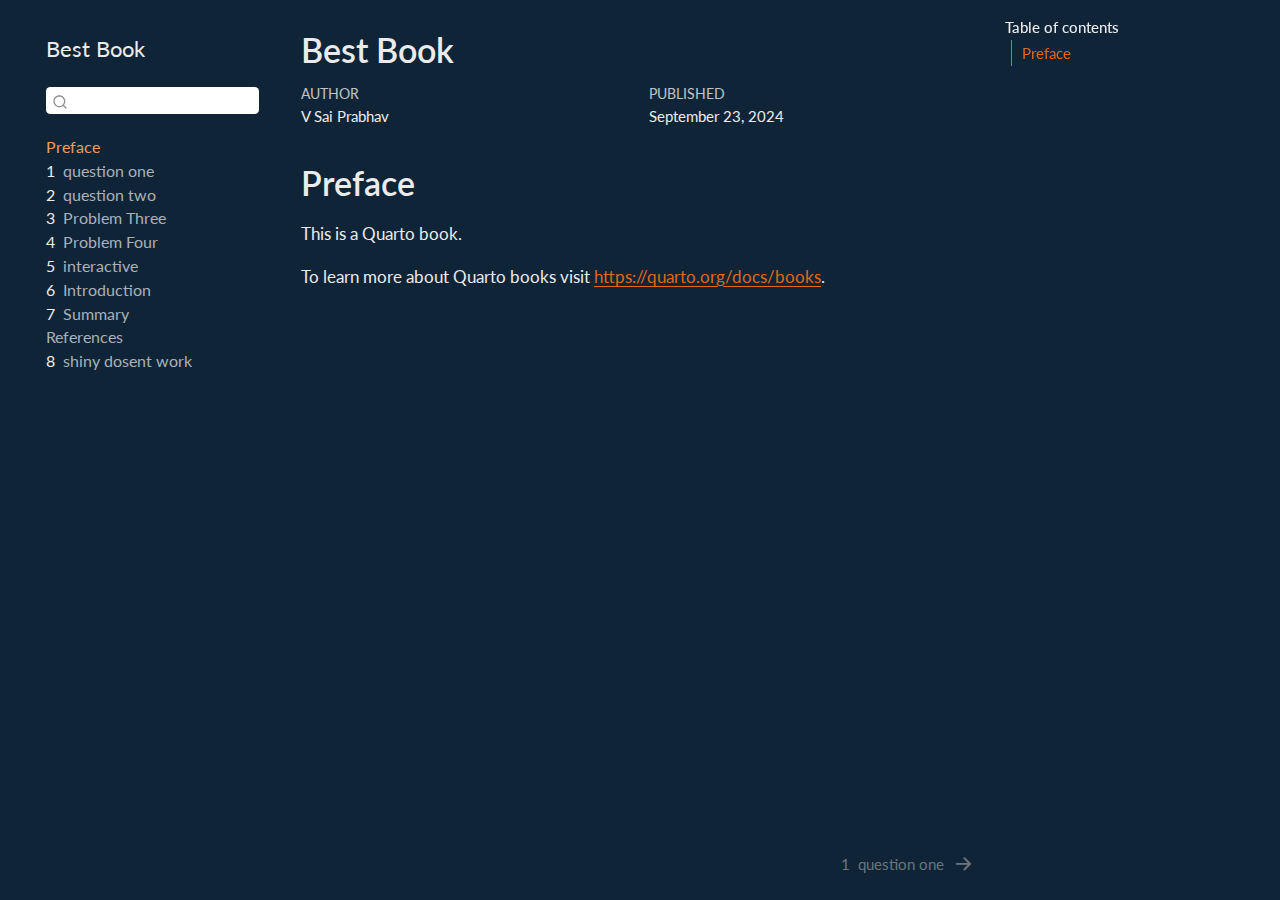
<file: index.html>
<!DOCTYPE html>
<html xmlns="http://www.w3.org/1999/xhtml" lang="en" xml:lang="en"><head>

<meta charset="utf-8">
<meta name="generator" content="quarto-1.5.57">

<meta name="viewport" content="width=device-width, initial-scale=1.0, user-scalable=yes">

<meta name="author" content="V Sai Prabhav">
<meta name="dcterms.date" content="2024-09-23">

<title>Best Book</title>
<style>
code{white-space: pre-wrap;}
span.smallcaps{font-variant: small-caps;}
div.columns{display: flex; gap: min(4vw, 1.5em);}
div.column{flex: auto; overflow-x: auto;}
div.hanging-indent{margin-left: 1.5em; text-indent: -1.5em;}
ul.task-list{list-style: none;}
ul.task-list li input[type="checkbox"] {
  width: 0.8em;
  margin: 0 0.8em 0.2em -1em; /* quarto-specific, see https://github.com/quarto-dev/quarto-cli/issues/4556 */ 
  vertical-align: middle;
}
</style>


<script src="site_libs/quarto-nav/quarto-nav.js"></script>
<script src="site_libs/quarto-nav/headroom.min.js"></script>
<script src="site_libs/clipboard/clipboard.min.js"></script>
<script src="site_libs/quarto-search/autocomplete.umd.js"></script>
<script src="site_libs/quarto-search/fuse.min.js"></script>
<script src="site_libs/quarto-search/quarto-search.js"></script>
<meta name="quarto:offset" content="./">
<link href="./problem_1.html" rel="next">
<script src="site_libs/quarto-html/quarto.js"></script>
<script src="site_libs/quarto-html/popper.min.js"></script>
<script src="site_libs/quarto-html/tippy.umd.min.js"></script>
<script src="site_libs/quarto-html/anchor.min.js"></script>
<link href="site_libs/quarto-html/tippy.css" rel="stylesheet">
<link href="site_libs/quarto-html/quarto-syntax-highlighting-dark.css" rel="stylesheet" id="quarto-text-highlighting-styles">
<script src="site_libs/bootstrap/bootstrap.min.js"></script>
<link href="site_libs/bootstrap/bootstrap-icons.css" rel="stylesheet">
<link href="site_libs/bootstrap/bootstrap.min.css" rel="stylesheet" id="quarto-bootstrap" data-mode="dark">
<script id="quarto-search-options" type="application/json">{
  "location": "sidebar",
  "copy-button": false,
  "collapse-after": 3,
  "panel-placement": "start",
  "type": "textbox",
  "limit": 50,
  "keyboard-shortcut": [
    "f",
    "/",
    "s"
  ],
  "show-item-context": false,
  "language": {
    "search-no-results-text": "No results",
    "search-matching-documents-text": "matching documents",
    "search-copy-link-title": "Copy link to search",
    "search-hide-matches-text": "Hide additional matches",
    "search-more-match-text": "more match in this document",
    "search-more-matches-text": "more matches in this document",
    "search-clear-button-title": "Clear",
    "search-text-placeholder": "",
    "search-detached-cancel-button-title": "Cancel",
    "search-submit-button-title": "Submit",
    "search-label": "Search"
  }
}</script>


</head>

<body class="nav-sidebar floating">

<div id="quarto-search-results"></div>
  <header id="quarto-header" class="headroom fixed-top">
  <nav class="quarto-secondary-nav">
    <div class="container-fluid d-flex">
      <button type="button" class="quarto-btn-toggle btn" data-bs-toggle="collapse" role="button" data-bs-target=".quarto-sidebar-collapse-item" aria-controls="quarto-sidebar" aria-expanded="false" aria-label="Toggle sidebar navigation" onclick="if (window.quartoToggleHeadroom) { window.quartoToggleHeadroom(); }">
        <i class="bi bi-layout-text-sidebar-reverse"></i>
      </button>
        <nav class="quarto-page-breadcrumbs" aria-label="breadcrumb"><ol class="breadcrumb"><li class="breadcrumb-item"><a href="./index.html">Preface</a></li></ol></nav>
        <a class="flex-grow-1" role="navigation" data-bs-toggle="collapse" data-bs-target=".quarto-sidebar-collapse-item" aria-controls="quarto-sidebar" aria-expanded="false" aria-label="Toggle sidebar navigation" onclick="if (window.quartoToggleHeadroom) { window.quartoToggleHeadroom(); }">      
        </a>
      <button type="button" class="btn quarto-search-button" aria-label="Search" onclick="window.quartoOpenSearch();">
        <i class="bi bi-search"></i>
      </button>
    </div>
  </nav>
</header>
<!-- content -->
<div id="quarto-content" class="quarto-container page-columns page-rows-contents page-layout-article">
<!-- sidebar -->
  <nav id="quarto-sidebar" class="sidebar collapse collapse-horizontal quarto-sidebar-collapse-item sidebar-navigation floating overflow-auto">
    <div class="pt-lg-2 mt-2 text-left sidebar-header">
    <div class="sidebar-title mb-0 py-0">
      <a href="./">Best Book</a> 
    </div>
      </div>
        <div class="mt-2 flex-shrink-0 align-items-center">
        <div class="sidebar-search">
        <div id="quarto-search" class="" title="Search"></div>
        </div>
        </div>
    <div class="sidebar-menu-container"> 
    <ul class="list-unstyled mt-1">
        <li class="sidebar-item">
  <div class="sidebar-item-container"> 
  <a href="./index.html" class="sidebar-item-text sidebar-link active">
 <span class="menu-text">Preface</span></a>
  </div>
</li>
        <li class="sidebar-item">
  <div class="sidebar-item-container"> 
  <a href="./problem_1.html" class="sidebar-item-text sidebar-link">
 <span class="menu-text"><span class="chapter-number">1</span>&nbsp; <span class="chapter-title">question one</span></span></a>
  </div>
</li>
        <li class="sidebar-item">
  <div class="sidebar-item-container"> 
  <a href="./problem_2.html" class="sidebar-item-text sidebar-link">
 <span class="menu-text"><span class="chapter-number">2</span>&nbsp; <span class="chapter-title">question two</span></span></a>
  </div>
</li>
        <li class="sidebar-item">
  <div class="sidebar-item-container"> 
  <a href="./problem_3.html" class="sidebar-item-text sidebar-link">
 <span class="menu-text"><span class="chapter-number">3</span>&nbsp; <span class="chapter-title">Problem Three</span></span></a>
  </div>
</li>
        <li class="sidebar-item">
  <div class="sidebar-item-container"> 
  <a href="./problem_4.html" class="sidebar-item-text sidebar-link">
 <span class="menu-text"><span class="chapter-number">4</span>&nbsp; <span class="chapter-title">Problem Four</span></span></a>
  </div>
</li>
        <li class="sidebar-item">
  <div class="sidebar-item-container"> 
  <a href="./interactive.html" class="sidebar-item-text sidebar-link">
 <span class="menu-text"><span class="chapter-number">5</span>&nbsp; <span class="chapter-title">interactive</span></span></a>
  </div>
</li>
        <li class="sidebar-item">
  <div class="sidebar-item-container"> 
  <a href="./intro.html" class="sidebar-item-text sidebar-link">
 <span class="menu-text"><span class="chapter-number">6</span>&nbsp; <span class="chapter-title">Introduction</span></span></a>
  </div>
</li>
        <li class="sidebar-item">
  <div class="sidebar-item-container"> 
  <a href="./summary.html" class="sidebar-item-text sidebar-link">
 <span class="menu-text"><span class="chapter-number">7</span>&nbsp; <span class="chapter-title">Summary</span></span></a>
  </div>
</li>
        <li class="sidebar-item">
  <div class="sidebar-item-container"> 
  <a href="./references.html" class="sidebar-item-text sidebar-link">
 <span class="menu-text">References</span></a>
  </div>
</li>
        <li class="sidebar-item">
  <div class="sidebar-item-container"> 
  <a href="./shiny.html" class="sidebar-item-text sidebar-link">
 <span class="menu-text"><span class="chapter-number">8</span>&nbsp; <span class="chapter-title">shiny dosent work</span></span></a>
  </div>
</li>
    </ul>
    </div>
</nav>
<div id="quarto-sidebar-glass" class="quarto-sidebar-collapse-item" data-bs-toggle="collapse" data-bs-target=".quarto-sidebar-collapse-item"></div>
<!-- margin-sidebar -->
    <div id="quarto-margin-sidebar" class="sidebar margin-sidebar">
        <nav id="TOC" role="doc-toc" class="toc-active">
    <h2 id="toc-title">Table of contents</h2>
   
  <ul>
  <li><a href="#preface" id="toc-preface" class="nav-link active" data-scroll-target="#preface">Preface</a></li>
  </ul>
</nav>
    </div>
<!-- main -->
<main class="content" id="quarto-document-content">

<header id="title-block-header" class="quarto-title-block default">
<div class="quarto-title">
<h1 class="title">Best Book</h1>
</div>



<div class="quarto-title-meta">

    <div>
    <div class="quarto-title-meta-heading">Author</div>
    <div class="quarto-title-meta-contents">
             <p>V Sai Prabhav </p>
          </div>
  </div>
    
    <div>
    <div class="quarto-title-meta-heading">Published</div>
    <div class="quarto-title-meta-contents">
      <p class="date">September 23, 2024</p>
    </div>
  </div>
  
    
  </div>
  


</header>


<section id="preface" class="level1 unnumbered">
<h1 class="unnumbered">Preface</h1>
<p>This is a Quarto book.</p>
<p>To learn more about Quarto books visit <a href="https://quarto.org/docs/books" class="uri">https://quarto.org/docs/books</a>.</p>


</section>

</main> <!-- /main -->
<script id="quarto-html-after-body" type="application/javascript">
window.document.addEventListener("DOMContentLoaded", function (event) {
  const toggleBodyColorMode = (bsSheetEl) => {
    const mode = bsSheetEl.getAttribute("data-mode");
    const bodyEl = window.document.querySelector("body");
    if (mode === "dark") {
      bodyEl.classList.add("quarto-dark");
      bodyEl.classList.remove("quarto-light");
    } else {
      bodyEl.classList.add("quarto-light");
      bodyEl.classList.remove("quarto-dark");
    }
  }
  const toggleBodyColorPrimary = () => {
    const bsSheetEl = window.document.querySelector("link#quarto-bootstrap");
    if (bsSheetEl) {
      toggleBodyColorMode(bsSheetEl);
    }
  }
  toggleBodyColorPrimary();  
  const icon = "";
  const anchorJS = new window.AnchorJS();
  anchorJS.options = {
    placement: 'right',
    icon: icon
  };
  anchorJS.add('.anchored');
  const isCodeAnnotation = (el) => {
    for (const clz of el.classList) {
      if (clz.startsWith('code-annotation-')) {                     
        return true;
      }
    }
    return false;
  }
  const onCopySuccess = function(e) {
    // button target
    const button = e.trigger;
    // don't keep focus
    button.blur();
    // flash "checked"
    button.classList.add('code-copy-button-checked');
    var currentTitle = button.getAttribute("title");
    button.setAttribute("title", "Copied!");
    let tooltip;
    if (window.bootstrap) {
      button.setAttribute("data-bs-toggle", "tooltip");
      button.setAttribute("data-bs-placement", "left");
      button.setAttribute("data-bs-title", "Copied!");
      tooltip = new bootstrap.Tooltip(button, 
        { trigger: "manual", 
          customClass: "code-copy-button-tooltip",
          offset: [0, -8]});
      tooltip.show();    
    }
    setTimeout(function() {
      if (tooltip) {
        tooltip.hide();
        button.removeAttribute("data-bs-title");
        button.removeAttribute("data-bs-toggle");
        button.removeAttribute("data-bs-placement");
      }
      button.setAttribute("title", currentTitle);
      button.classList.remove('code-copy-button-checked');
    }, 1000);
    // clear code selection
    e.clearSelection();
  }
  const getTextToCopy = function(trigger) {
      const codeEl = trigger.previousElementSibling.cloneNode(true);
      for (const childEl of codeEl.children) {
        if (isCodeAnnotation(childEl)) {
          childEl.remove();
        }
      }
      return codeEl.innerText;
  }
  const clipboard = new window.ClipboardJS('.code-copy-button:not([data-in-quarto-modal])', {
    text: getTextToCopy
  });
  clipboard.on('success', onCopySuccess);
  if (window.document.getElementById('quarto-embedded-source-code-modal')) {
    // For code content inside modals, clipBoardJS needs to be initialized with a container option
    // TODO: Check when it could be a function (https://github.com/zenorocha/clipboard.js/issues/860)
    const clipboardModal = new window.ClipboardJS('.code-copy-button[data-in-quarto-modal]', {
      text: getTextToCopy,
      container: window.document.getElementById('quarto-embedded-source-code-modal')
    });
    clipboardModal.on('success', onCopySuccess);
  }
    var localhostRegex = new RegExp(/^(?:http|https):\/\/localhost\:?[0-9]*\//);
    var mailtoRegex = new RegExp(/^mailto:/);
      var filterRegex = new RegExp('/' + window.location.host + '/');
    var isInternal = (href) => {
        return filterRegex.test(href) || localhostRegex.test(href) || mailtoRegex.test(href);
    }
    // Inspect non-navigation links and adorn them if external
 	var links = window.document.querySelectorAll('a[href]:not(.nav-link):not(.navbar-brand):not(.toc-action):not(.sidebar-link):not(.sidebar-item-toggle):not(.pagination-link):not(.no-external):not([aria-hidden]):not(.dropdown-item):not(.quarto-navigation-tool):not(.about-link)');
    for (var i=0; i<links.length; i++) {
      const link = links[i];
      if (!isInternal(link.href)) {
        // undo the damage that might have been done by quarto-nav.js in the case of
        // links that we want to consider external
        if (link.dataset.originalHref !== undefined) {
          link.href = link.dataset.originalHref;
        }
      }
    }
  function tippyHover(el, contentFn, onTriggerFn, onUntriggerFn) {
    const config = {
      allowHTML: true,
      maxWidth: 500,
      delay: 100,
      arrow: false,
      appendTo: function(el) {
          return el.parentElement;
      },
      interactive: true,
      interactiveBorder: 10,
      theme: 'quarto',
      placement: 'bottom-start',
    };
    if (contentFn) {
      config.content = contentFn;
    }
    if (onTriggerFn) {
      config.onTrigger = onTriggerFn;
    }
    if (onUntriggerFn) {
      config.onUntrigger = onUntriggerFn;
    }
    window.tippy(el, config); 
  }
  const noterefs = window.document.querySelectorAll('a[role="doc-noteref"]');
  for (var i=0; i<noterefs.length; i++) {
    const ref = noterefs[i];
    tippyHover(ref, function() {
      // use id or data attribute instead here
      let href = ref.getAttribute('data-footnote-href') || ref.getAttribute('href');
      try { href = new URL(href).hash; } catch {}
      const id = href.replace(/^#\/?/, "");
      const note = window.document.getElementById(id);
      if (note) {
        return note.innerHTML;
      } else {
        return "";
      }
    });
  }
  const xrefs = window.document.querySelectorAll('a.quarto-xref');
  const processXRef = (id, note) => {
    // Strip column container classes
    const stripColumnClz = (el) => {
      el.classList.remove("page-full", "page-columns");
      if (el.children) {
        for (const child of el.children) {
          stripColumnClz(child);
        }
      }
    }
    stripColumnClz(note)
    if (id === null || id.startsWith('sec-')) {
      // Special case sections, only their first couple elements
      const container = document.createElement("div");
      if (note.children && note.children.length > 2) {
        container.appendChild(note.children[0].cloneNode(true));
        for (let i = 1; i < note.children.length; i++) {
          const child = note.children[i];
          if (child.tagName === "P" && child.innerText === "") {
            continue;
          } else {
            container.appendChild(child.cloneNode(true));
            break;
          }
        }
        if (window.Quarto?.typesetMath) {
          window.Quarto.typesetMath(container);
        }
        return container.innerHTML
      } else {
        if (window.Quarto?.typesetMath) {
          window.Quarto.typesetMath(note);
        }
        return note.innerHTML;
      }
    } else {
      // Remove any anchor links if they are present
      const anchorLink = note.querySelector('a.anchorjs-link');
      if (anchorLink) {
        anchorLink.remove();
      }
      if (window.Quarto?.typesetMath) {
        window.Quarto.typesetMath(note);
      }
      // TODO in 1.5, we should make sure this works without a callout special case
      if (note.classList.contains("callout")) {
        return note.outerHTML;
      } else {
        return note.innerHTML;
      }
    }
  }
  for (var i=0; i<xrefs.length; i++) {
    const xref = xrefs[i];
    tippyHover(xref, undefined, function(instance) {
      instance.disable();
      let url = xref.getAttribute('href');
      let hash = undefined; 
      if (url.startsWith('#')) {
        hash = url;
      } else {
        try { hash = new URL(url).hash; } catch {}
      }
      if (hash) {
        const id = hash.replace(/^#\/?/, "");
        const note = window.document.getElementById(id);
        if (note !== null) {
          try {
            const html = processXRef(id, note.cloneNode(true));
            instance.setContent(html);
          } finally {
            instance.enable();
            instance.show();
          }
        } else {
          // See if we can fetch this
          fetch(url.split('#')[0])
          .then(res => res.text())
          .then(html => {
            const parser = new DOMParser();
            const htmlDoc = parser.parseFromString(html, "text/html");
            const note = htmlDoc.getElementById(id);
            if (note !== null) {
              const html = processXRef(id, note);
              instance.setContent(html);
            } 
          }).finally(() => {
            instance.enable();
            instance.show();
          });
        }
      } else {
        // See if we can fetch a full url (with no hash to target)
        // This is a special case and we should probably do some content thinning / targeting
        fetch(url)
        .then(res => res.text())
        .then(html => {
          const parser = new DOMParser();
          const htmlDoc = parser.parseFromString(html, "text/html");
          const note = htmlDoc.querySelector('main.content');
          if (note !== null) {
            // This should only happen for chapter cross references
            // (since there is no id in the URL)
            // remove the first header
            if (note.children.length > 0 && note.children[0].tagName === "HEADER") {
              note.children[0].remove();
            }
            const html = processXRef(null, note);
            instance.setContent(html);
          } 
        }).finally(() => {
          instance.enable();
          instance.show();
        });
      }
    }, function(instance) {
    });
  }
      let selectedAnnoteEl;
      const selectorForAnnotation = ( cell, annotation) => {
        let cellAttr = 'data-code-cell="' + cell + '"';
        let lineAttr = 'data-code-annotation="' +  annotation + '"';
        const selector = 'span[' + cellAttr + '][' + lineAttr + ']';
        return selector;
      }
      const selectCodeLines = (annoteEl) => {
        const doc = window.document;
        const targetCell = annoteEl.getAttribute("data-target-cell");
        const targetAnnotation = annoteEl.getAttribute("data-target-annotation");
        const annoteSpan = window.document.querySelector(selectorForAnnotation(targetCell, targetAnnotation));
        const lines = annoteSpan.getAttribute("data-code-lines").split(",");
        const lineIds = lines.map((line) => {
          return targetCell + "-" + line;
        })
        let top = null;
        let height = null;
        let parent = null;
        if (lineIds.length > 0) {
            //compute the position of the single el (top and bottom and make a div)
            const el = window.document.getElementById(lineIds[0]);
            top = el.offsetTop;
            height = el.offsetHeight;
            parent = el.parentElement.parentElement;
          if (lineIds.length > 1) {
            const lastEl = window.document.getElementById(lineIds[lineIds.length - 1]);
            const bottom = lastEl.offsetTop + lastEl.offsetHeight;
            height = bottom - top;
          }
          if (top !== null && height !== null && parent !== null) {
            // cook up a div (if necessary) and position it 
            let div = window.document.getElementById("code-annotation-line-highlight");
            if (div === null) {
              div = window.document.createElement("div");
              div.setAttribute("id", "code-annotation-line-highlight");
              div.style.position = 'absolute';
              parent.appendChild(div);
            }
            div.style.top = top - 2 + "px";
            div.style.height = height + 4 + "px";
            div.style.left = 0;
            let gutterDiv = window.document.getElementById("code-annotation-line-highlight-gutter");
            if (gutterDiv === null) {
              gutterDiv = window.document.createElement("div");
              gutterDiv.setAttribute("id", "code-annotation-line-highlight-gutter");
              gutterDiv.style.position = 'absolute';
              const codeCell = window.document.getElementById(targetCell);
              const gutter = codeCell.querySelector('.code-annotation-gutter');
              gutter.appendChild(gutterDiv);
            }
            gutterDiv.style.top = top - 2 + "px";
            gutterDiv.style.height = height + 4 + "px";
          }
          selectedAnnoteEl = annoteEl;
        }
      };
      const unselectCodeLines = () => {
        const elementsIds = ["code-annotation-line-highlight", "code-annotation-line-highlight-gutter"];
        elementsIds.forEach((elId) => {
          const div = window.document.getElementById(elId);
          if (div) {
            div.remove();
          }
        });
        selectedAnnoteEl = undefined;
      };
        // Handle positioning of the toggle
    window.addEventListener(
      "resize",
      throttle(() => {
        elRect = undefined;
        if (selectedAnnoteEl) {
          selectCodeLines(selectedAnnoteEl);
        }
      }, 10)
    );
    function throttle(fn, ms) {
    let throttle = false;
    let timer;
      return (...args) => {
        if(!throttle) { // first call gets through
            fn.apply(this, args);
            throttle = true;
        } else { // all the others get throttled
            if(timer) clearTimeout(timer); // cancel #2
            timer = setTimeout(() => {
              fn.apply(this, args);
              timer = throttle = false;
            }, ms);
        }
      };
    }
      // Attach click handler to the DT
      const annoteDls = window.document.querySelectorAll('dt[data-target-cell]');
      for (const annoteDlNode of annoteDls) {
        annoteDlNode.addEventListener('click', (event) => {
          const clickedEl = event.target;
          if (clickedEl !== selectedAnnoteEl) {
            unselectCodeLines();
            const activeEl = window.document.querySelector('dt[data-target-cell].code-annotation-active');
            if (activeEl) {
              activeEl.classList.remove('code-annotation-active');
            }
            selectCodeLines(clickedEl);
            clickedEl.classList.add('code-annotation-active');
          } else {
            // Unselect the line
            unselectCodeLines();
            clickedEl.classList.remove('code-annotation-active');
          }
        });
      }
  const findCites = (el) => {
    const parentEl = el.parentElement;
    if (parentEl) {
      const cites = parentEl.dataset.cites;
      if (cites) {
        return {
          el,
          cites: cites.split(' ')
        };
      } else {
        return findCites(el.parentElement)
      }
    } else {
      return undefined;
    }
  };
  var bibliorefs = window.document.querySelectorAll('a[role="doc-biblioref"]');
  for (var i=0; i<bibliorefs.length; i++) {
    const ref = bibliorefs[i];
    const citeInfo = findCites(ref);
    if (citeInfo) {
      tippyHover(citeInfo.el, function() {
        var popup = window.document.createElement('div');
        citeInfo.cites.forEach(function(cite) {
          var citeDiv = window.document.createElement('div');
          citeDiv.classList.add('hanging-indent');
          citeDiv.classList.add('csl-entry');
          var biblioDiv = window.document.getElementById('ref-' + cite);
          if (biblioDiv) {
            citeDiv.innerHTML = biblioDiv.innerHTML;
          }
          popup.appendChild(citeDiv);
        });
        return popup.innerHTML;
      });
    }
  }
});
</script>
<nav class="page-navigation">
  <div class="nav-page nav-page-previous">
  </div>
  <div class="nav-page nav-page-next">
      <a href="./problem_1.html" class="pagination-link" aria-label="question one">
        <span class="nav-page-text"><span class="chapter-number">1</span>&nbsp; <span class="chapter-title">question one</span></span> <i class="bi bi-arrow-right-short"></i>
      </a>
  </div>
</nav>
</div> <!-- /content -->




</body></html>
</file>
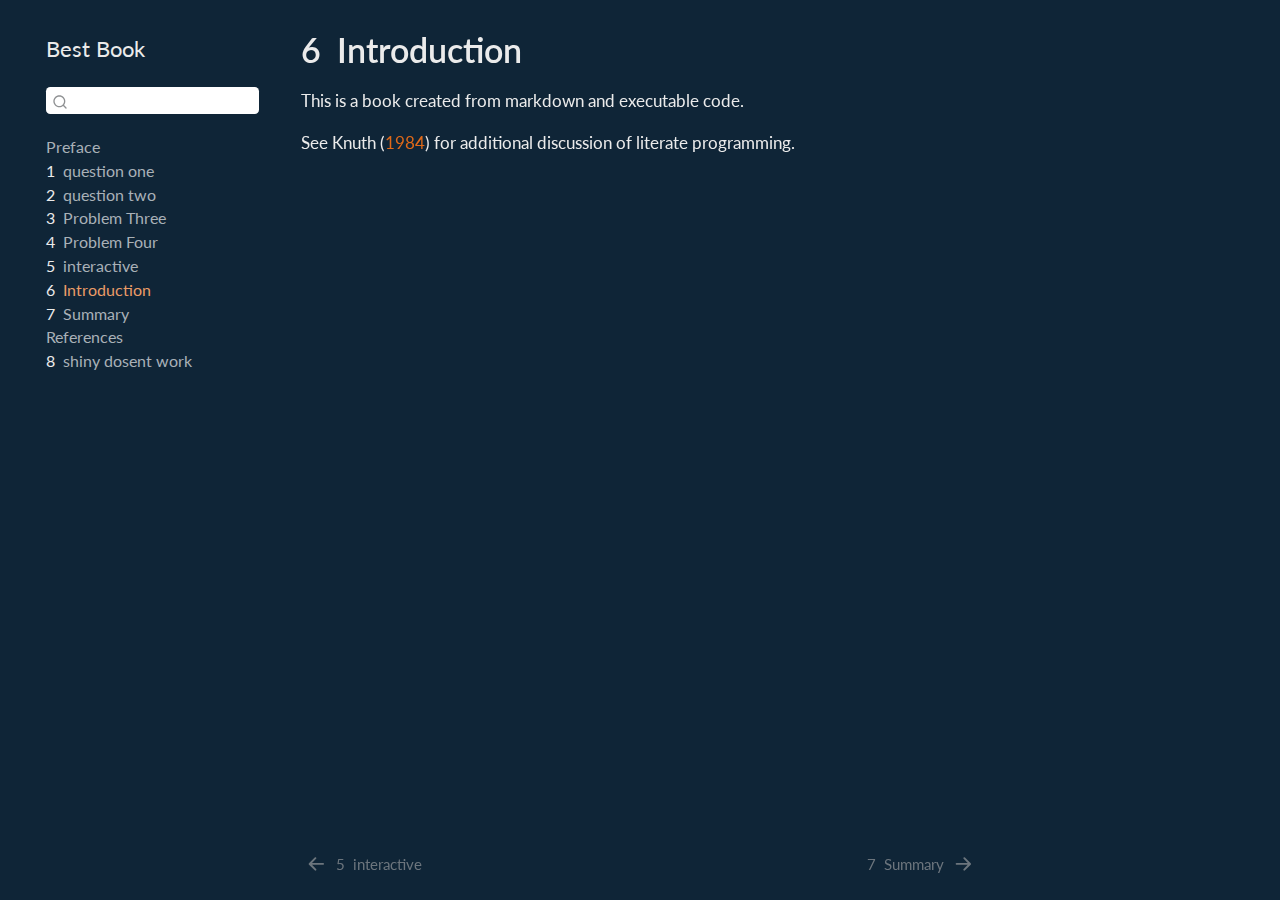
<file: intro.html>
<!DOCTYPE html>
<html xmlns="http://www.w3.org/1999/xhtml" lang="en" xml:lang="en"><head>

<meta charset="utf-8">
<meta name="generator" content="quarto-1.5.57">

<meta name="viewport" content="width=device-width, initial-scale=1.0, user-scalable=yes">


<title>6&nbsp; Introduction – Best Book</title>
<style>
code{white-space: pre-wrap;}
span.smallcaps{font-variant: small-caps;}
div.columns{display: flex; gap: min(4vw, 1.5em);}
div.column{flex: auto; overflow-x: auto;}
div.hanging-indent{margin-left: 1.5em; text-indent: -1.5em;}
ul.task-list{list-style: none;}
ul.task-list li input[type="checkbox"] {
  width: 0.8em;
  margin: 0 0.8em 0.2em -1em; /* quarto-specific, see https://github.com/quarto-dev/quarto-cli/issues/4556 */ 
  vertical-align: middle;
}
/* CSS for citations */
div.csl-bib-body { }
div.csl-entry {
  clear: both;
  margin-bottom: 0em;
}
.hanging-indent div.csl-entry {
  margin-left:2em;
  text-indent:-2em;
}
div.csl-left-margin {
  min-width:2em;
  float:left;
}
div.csl-right-inline {
  margin-left:2em;
  padding-left:1em;
}
div.csl-indent {
  margin-left: 2em;
}</style>


<script src="site_libs/quarto-nav/quarto-nav.js"></script>
<script src="site_libs/quarto-nav/headroom.min.js"></script>
<script src="site_libs/clipboard/clipboard.min.js"></script>
<script src="site_libs/quarto-search/autocomplete.umd.js"></script>
<script src="site_libs/quarto-search/fuse.min.js"></script>
<script src="site_libs/quarto-search/quarto-search.js"></script>
<meta name="quarto:offset" content="./">
<link href="./summary.html" rel="next">
<link href="./interactive.html" rel="prev">
<script src="site_libs/quarto-html/quarto.js"></script>
<script src="site_libs/quarto-html/popper.min.js"></script>
<script src="site_libs/quarto-html/tippy.umd.min.js"></script>
<script src="site_libs/quarto-html/anchor.min.js"></script>
<link href="site_libs/quarto-html/tippy.css" rel="stylesheet">
<link href="site_libs/quarto-html/quarto-syntax-highlighting-dark.css" rel="stylesheet" id="quarto-text-highlighting-styles">
<script src="site_libs/bootstrap/bootstrap.min.js"></script>
<link href="site_libs/bootstrap/bootstrap-icons.css" rel="stylesheet">
<link href="site_libs/bootstrap/bootstrap.min.css" rel="stylesheet" id="quarto-bootstrap" data-mode="dark">
<script id="quarto-search-options" type="application/json">{
  "location": "sidebar",
  "copy-button": false,
  "collapse-after": 3,
  "panel-placement": "start",
  "type": "textbox",
  "limit": 50,
  "keyboard-shortcut": [
    "f",
    "/",
    "s"
  ],
  "show-item-context": false,
  "language": {
    "search-no-results-text": "No results",
    "search-matching-documents-text": "matching documents",
    "search-copy-link-title": "Copy link to search",
    "search-hide-matches-text": "Hide additional matches",
    "search-more-match-text": "more match in this document",
    "search-more-matches-text": "more matches in this document",
    "search-clear-button-title": "Clear",
    "search-text-placeholder": "",
    "search-detached-cancel-button-title": "Cancel",
    "search-submit-button-title": "Submit",
    "search-label": "Search"
  }
}</script>


</head>

<body class="nav-sidebar floating">

<div id="quarto-search-results"></div>
  <header id="quarto-header" class="headroom fixed-top">
  <nav class="quarto-secondary-nav">
    <div class="container-fluid d-flex">
      <button type="button" class="quarto-btn-toggle btn" data-bs-toggle="collapse" role="button" data-bs-target=".quarto-sidebar-collapse-item" aria-controls="quarto-sidebar" aria-expanded="false" aria-label="Toggle sidebar navigation" onclick="if (window.quartoToggleHeadroom) { window.quartoToggleHeadroom(); }">
        <i class="bi bi-layout-text-sidebar-reverse"></i>
      </button>
        <nav class="quarto-page-breadcrumbs" aria-label="breadcrumb"><ol class="breadcrumb"><li class="breadcrumb-item"><a href="./intro.html"><span class="chapter-number">6</span>&nbsp; <span class="chapter-title">Introduction</span></a></li></ol></nav>
        <a class="flex-grow-1" role="navigation" data-bs-toggle="collapse" data-bs-target=".quarto-sidebar-collapse-item" aria-controls="quarto-sidebar" aria-expanded="false" aria-label="Toggle sidebar navigation" onclick="if (window.quartoToggleHeadroom) { window.quartoToggleHeadroom(); }">      
        </a>
      <button type="button" class="btn quarto-search-button" aria-label="Search" onclick="window.quartoOpenSearch();">
        <i class="bi bi-search"></i>
      </button>
    </div>
  </nav>
</header>
<!-- content -->
<div id="quarto-content" class="quarto-container page-columns page-rows-contents page-layout-article">
<!-- sidebar -->
  <nav id="quarto-sidebar" class="sidebar collapse collapse-horizontal quarto-sidebar-collapse-item sidebar-navigation floating overflow-auto">
    <div class="pt-lg-2 mt-2 text-left sidebar-header">
    <div class="sidebar-title mb-0 py-0">
      <a href="./">Best Book</a> 
    </div>
      </div>
        <div class="mt-2 flex-shrink-0 align-items-center">
        <div class="sidebar-search">
        <div id="quarto-search" class="" title="Search"></div>
        </div>
        </div>
    <div class="sidebar-menu-container"> 
    <ul class="list-unstyled mt-1">
        <li class="sidebar-item">
  <div class="sidebar-item-container"> 
  <a href="./index.html" class="sidebar-item-text sidebar-link">
 <span class="menu-text">Preface</span></a>
  </div>
</li>
        <li class="sidebar-item">
  <div class="sidebar-item-container"> 
  <a href="./problem_1.html" class="sidebar-item-text sidebar-link">
 <span class="menu-text"><span class="chapter-number">1</span>&nbsp; <span class="chapter-title">question one</span></span></a>
  </div>
</li>
        <li class="sidebar-item">
  <div class="sidebar-item-container"> 
  <a href="./problem_2.html" class="sidebar-item-text sidebar-link">
 <span class="menu-text"><span class="chapter-number">2</span>&nbsp; <span class="chapter-title">question two</span></span></a>
  </div>
</li>
        <li class="sidebar-item">
  <div class="sidebar-item-container"> 
  <a href="./problem_3.html" class="sidebar-item-text sidebar-link">
 <span class="menu-text"><span class="chapter-number">3</span>&nbsp; <span class="chapter-title">Problem Three</span></span></a>
  </div>
</li>
        <li class="sidebar-item">
  <div class="sidebar-item-container"> 
  <a href="./problem_4.html" class="sidebar-item-text sidebar-link">
 <span class="menu-text"><span class="chapter-number">4</span>&nbsp; <span class="chapter-title">Problem Four</span></span></a>
  </div>
</li>
        <li class="sidebar-item">
  <div class="sidebar-item-container"> 
  <a href="./interactive.html" class="sidebar-item-text sidebar-link">
 <span class="menu-text"><span class="chapter-number">5</span>&nbsp; <span class="chapter-title">interactive</span></span></a>
  </div>
</li>
        <li class="sidebar-item">
  <div class="sidebar-item-container"> 
  <a href="./intro.html" class="sidebar-item-text sidebar-link active">
 <span class="menu-text"><span class="chapter-number">6</span>&nbsp; <span class="chapter-title">Introduction</span></span></a>
  </div>
</li>
        <li class="sidebar-item">
  <div class="sidebar-item-container"> 
  <a href="./summary.html" class="sidebar-item-text sidebar-link">
 <span class="menu-text"><span class="chapter-number">7</span>&nbsp; <span class="chapter-title">Summary</span></span></a>
  </div>
</li>
        <li class="sidebar-item">
  <div class="sidebar-item-container"> 
  <a href="./references.html" class="sidebar-item-text sidebar-link">
 <span class="menu-text">References</span></a>
  </div>
</li>
        <li class="sidebar-item">
  <div class="sidebar-item-container"> 
  <a href="./shiny.html" class="sidebar-item-text sidebar-link">
 <span class="menu-text"><span class="chapter-number">8</span>&nbsp; <span class="chapter-title">shiny dosent work</span></span></a>
  </div>
</li>
    </ul>
    </div>
</nav>
<div id="quarto-sidebar-glass" class="quarto-sidebar-collapse-item" data-bs-toggle="collapse" data-bs-target=".quarto-sidebar-collapse-item"></div>
<!-- margin-sidebar -->
    <div id="quarto-margin-sidebar" class="sidebar margin-sidebar zindex-bottom">
        
    </div>
<!-- main -->
<main class="content" id="quarto-document-content">

<header id="title-block-header" class="quarto-title-block default">
<div class="quarto-title">
<h1 class="title"><span class="chapter-number">6</span>&nbsp; <span class="chapter-title">Introduction</span></h1>
</div>



<div class="quarto-title-meta">

    
  
    
  </div>
  


</header>


<p>This is a book created from markdown and executable code.</p>
<p>See <span class="citation" data-cites="knuth84">Knuth (<a href="references.html#ref-knuth84" role="doc-biblioref">1984</a>)</span> for additional discussion of literate programming.</p>


<div id="refs" class="references csl-bib-body hanging-indent" data-entry-spacing="0" role="list" style="display: none">
<div id="ref-knuth84" class="csl-entry" role="listitem">
Knuth, Donald E. 1984. <span>“Literate Programming.”</span> <em>Comput. J.</em> 27 (2): 97–111. <a href="https://doi.org/10.1093/comjnl/27.2.97">https://doi.org/10.1093/comjnl/27.2.97</a>.
</div>
</div>

</main> <!-- /main -->
<script id="quarto-html-after-body" type="application/javascript">
window.document.addEventListener("DOMContentLoaded", function (event) {
  const toggleBodyColorMode = (bsSheetEl) => {
    const mode = bsSheetEl.getAttribute("data-mode");
    const bodyEl = window.document.querySelector("body");
    if (mode === "dark") {
      bodyEl.classList.add("quarto-dark");
      bodyEl.classList.remove("quarto-light");
    } else {
      bodyEl.classList.add("quarto-light");
      bodyEl.classList.remove("quarto-dark");
    }
  }
  const toggleBodyColorPrimary = () => {
    const bsSheetEl = window.document.querySelector("link#quarto-bootstrap");
    if (bsSheetEl) {
      toggleBodyColorMode(bsSheetEl);
    }
  }
  toggleBodyColorPrimary();  
  const icon = "";
  const anchorJS = new window.AnchorJS();
  anchorJS.options = {
    placement: 'right',
    icon: icon
  };
  anchorJS.add('.anchored');
  const isCodeAnnotation = (el) => {
    for (const clz of el.classList) {
      if (clz.startsWith('code-annotation-')) {                     
        return true;
      }
    }
    return false;
  }
  const onCopySuccess = function(e) {
    // button target
    const button = e.trigger;
    // don't keep focus
    button.blur();
    // flash "checked"
    button.classList.add('code-copy-button-checked');
    var currentTitle = button.getAttribute("title");
    button.setAttribute("title", "Copied!");
    let tooltip;
    if (window.bootstrap) {
      button.setAttribute("data-bs-toggle", "tooltip");
      button.setAttribute("data-bs-placement", "left");
      button.setAttribute("data-bs-title", "Copied!");
      tooltip = new bootstrap.Tooltip(button, 
        { trigger: "manual", 
          customClass: "code-copy-button-tooltip",
          offset: [0, -8]});
      tooltip.show();    
    }
    setTimeout(function() {
      if (tooltip) {
        tooltip.hide();
        button.removeAttribute("data-bs-title");
        button.removeAttribute("data-bs-toggle");
        button.removeAttribute("data-bs-placement");
      }
      button.setAttribute("title", currentTitle);
      button.classList.remove('code-copy-button-checked');
    }, 1000);
    // clear code selection
    e.clearSelection();
  }
  const getTextToCopy = function(trigger) {
      const codeEl = trigger.previousElementSibling.cloneNode(true);
      for (const childEl of codeEl.children) {
        if (isCodeAnnotation(childEl)) {
          childEl.remove();
        }
      }
      return codeEl.innerText;
  }
  const clipboard = new window.ClipboardJS('.code-copy-button:not([data-in-quarto-modal])', {
    text: getTextToCopy
  });
  clipboard.on('success', onCopySuccess);
  if (window.document.getElementById('quarto-embedded-source-code-modal')) {
    // For code content inside modals, clipBoardJS needs to be initialized with a container option
    // TODO: Check when it could be a function (https://github.com/zenorocha/clipboard.js/issues/860)
    const clipboardModal = new window.ClipboardJS('.code-copy-button[data-in-quarto-modal]', {
      text: getTextToCopy,
      container: window.document.getElementById('quarto-embedded-source-code-modal')
    });
    clipboardModal.on('success', onCopySuccess);
  }
    var localhostRegex = new RegExp(/^(?:http|https):\/\/localhost\:?[0-9]*\//);
    var mailtoRegex = new RegExp(/^mailto:/);
      var filterRegex = new RegExp('/' + window.location.host + '/');
    var isInternal = (href) => {
        return filterRegex.test(href) || localhostRegex.test(href) || mailtoRegex.test(href);
    }
    // Inspect non-navigation links and adorn them if external
 	var links = window.document.querySelectorAll('a[href]:not(.nav-link):not(.navbar-brand):not(.toc-action):not(.sidebar-link):not(.sidebar-item-toggle):not(.pagination-link):not(.no-external):not([aria-hidden]):not(.dropdown-item):not(.quarto-navigation-tool):not(.about-link)');
    for (var i=0; i<links.length; i++) {
      const link = links[i];
      if (!isInternal(link.href)) {
        // undo the damage that might have been done by quarto-nav.js in the case of
        // links that we want to consider external
        if (link.dataset.originalHref !== undefined) {
          link.href = link.dataset.originalHref;
        }
      }
    }
  function tippyHover(el, contentFn, onTriggerFn, onUntriggerFn) {
    const config = {
      allowHTML: true,
      maxWidth: 500,
      delay: 100,
      arrow: false,
      appendTo: function(el) {
          return el.parentElement;
      },
      interactive: true,
      interactiveBorder: 10,
      theme: 'quarto',
      placement: 'bottom-start',
    };
    if (contentFn) {
      config.content = contentFn;
    }
    if (onTriggerFn) {
      config.onTrigger = onTriggerFn;
    }
    if (onUntriggerFn) {
      config.onUntrigger = onUntriggerFn;
    }
    window.tippy(el, config); 
  }
  const noterefs = window.document.querySelectorAll('a[role="doc-noteref"]');
  for (var i=0; i<noterefs.length; i++) {
    const ref = noterefs[i];
    tippyHover(ref, function() {
      // use id or data attribute instead here
      let href = ref.getAttribute('data-footnote-href') || ref.getAttribute('href');
      try { href = new URL(href).hash; } catch {}
      const id = href.replace(/^#\/?/, "");
      const note = window.document.getElementById(id);
      if (note) {
        return note.innerHTML;
      } else {
        return "";
      }
    });
  }
  const xrefs = window.document.querySelectorAll('a.quarto-xref');
  const processXRef = (id, note) => {
    // Strip column container classes
    const stripColumnClz = (el) => {
      el.classList.remove("page-full", "page-columns");
      if (el.children) {
        for (const child of el.children) {
          stripColumnClz(child);
        }
      }
    }
    stripColumnClz(note)
    if (id === null || id.startsWith('sec-')) {
      // Special case sections, only their first couple elements
      const container = document.createElement("div");
      if (note.children && note.children.length > 2) {
        container.appendChild(note.children[0].cloneNode(true));
        for (let i = 1; i < note.children.length; i++) {
          const child = note.children[i];
          if (child.tagName === "P" && child.innerText === "") {
            continue;
          } else {
            container.appendChild(child.cloneNode(true));
            break;
          }
        }
        if (window.Quarto?.typesetMath) {
          window.Quarto.typesetMath(container);
        }
        return container.innerHTML
      } else {
        if (window.Quarto?.typesetMath) {
          window.Quarto.typesetMath(note);
        }
        return note.innerHTML;
      }
    } else {
      // Remove any anchor links if they are present
      const anchorLink = note.querySelector('a.anchorjs-link');
      if (anchorLink) {
        anchorLink.remove();
      }
      if (window.Quarto?.typesetMath) {
        window.Quarto.typesetMath(note);
      }
      // TODO in 1.5, we should make sure this works without a callout special case
      if (note.classList.contains("callout")) {
        return note.outerHTML;
      } else {
        return note.innerHTML;
      }
    }
  }
  for (var i=0; i<xrefs.length; i++) {
    const xref = xrefs[i];
    tippyHover(xref, undefined, function(instance) {
      instance.disable();
      let url = xref.getAttribute('href');
      let hash = undefined; 
      if (url.startsWith('#')) {
        hash = url;
      } else {
        try { hash = new URL(url).hash; } catch {}
      }
      if (hash) {
        const id = hash.replace(/^#\/?/, "");
        const note = window.document.getElementById(id);
        if (note !== null) {
          try {
            const html = processXRef(id, note.cloneNode(true));
            instance.setContent(html);
          } finally {
            instance.enable();
            instance.show();
          }
        } else {
          // See if we can fetch this
          fetch(url.split('#')[0])
          .then(res => res.text())
          .then(html => {
            const parser = new DOMParser();
            const htmlDoc = parser.parseFromString(html, "text/html");
            const note = htmlDoc.getElementById(id);
            if (note !== null) {
              const html = processXRef(id, note);
              instance.setContent(html);
            } 
          }).finally(() => {
            instance.enable();
            instance.show();
          });
        }
      } else {
        // See if we can fetch a full url (with no hash to target)
        // This is a special case and we should probably do some content thinning / targeting
        fetch(url)
        .then(res => res.text())
        .then(html => {
          const parser = new DOMParser();
          const htmlDoc = parser.parseFromString(html, "text/html");
          const note = htmlDoc.querySelector('main.content');
          if (note !== null) {
            // This should only happen for chapter cross references
            // (since there is no id in the URL)
            // remove the first header
            if (note.children.length > 0 && note.children[0].tagName === "HEADER") {
              note.children[0].remove();
            }
            const html = processXRef(null, note);
            instance.setContent(html);
          } 
        }).finally(() => {
          instance.enable();
          instance.show();
        });
      }
    }, function(instance) {
    });
  }
      let selectedAnnoteEl;
      const selectorForAnnotation = ( cell, annotation) => {
        let cellAttr = 'data-code-cell="' + cell + '"';
        let lineAttr = 'data-code-annotation="' +  annotation + '"';
        const selector = 'span[' + cellAttr + '][' + lineAttr + ']';
        return selector;
      }
      const selectCodeLines = (annoteEl) => {
        const doc = window.document;
        const targetCell = annoteEl.getAttribute("data-target-cell");
        const targetAnnotation = annoteEl.getAttribute("data-target-annotation");
        const annoteSpan = window.document.querySelector(selectorForAnnotation(targetCell, targetAnnotation));
        const lines = annoteSpan.getAttribute("data-code-lines").split(",");
        const lineIds = lines.map((line) => {
          return targetCell + "-" + line;
        })
        let top = null;
        let height = null;
        let parent = null;
        if (lineIds.length > 0) {
            //compute the position of the single el (top and bottom and make a div)
            const el = window.document.getElementById(lineIds[0]);
            top = el.offsetTop;
            height = el.offsetHeight;
            parent = el.parentElement.parentElement;
          if (lineIds.length > 1) {
            const lastEl = window.document.getElementById(lineIds[lineIds.length - 1]);
            const bottom = lastEl.offsetTop + lastEl.offsetHeight;
            height = bottom - top;
          }
          if (top !== null && height !== null && parent !== null) {
            // cook up a div (if necessary) and position it 
            let div = window.document.getElementById("code-annotation-line-highlight");
            if (div === null) {
              div = window.document.createElement("div");
              div.setAttribute("id", "code-annotation-line-highlight");
              div.style.position = 'absolute';
              parent.appendChild(div);
            }
            div.style.top = top - 2 + "px";
            div.style.height = height + 4 + "px";
            div.style.left = 0;
            let gutterDiv = window.document.getElementById("code-annotation-line-highlight-gutter");
            if (gutterDiv === null) {
              gutterDiv = window.document.createElement("div");
              gutterDiv.setAttribute("id", "code-annotation-line-highlight-gutter");
              gutterDiv.style.position = 'absolute';
              const codeCell = window.document.getElementById(targetCell);
              const gutter = codeCell.querySelector('.code-annotation-gutter');
              gutter.appendChild(gutterDiv);
            }
            gutterDiv.style.top = top - 2 + "px";
            gutterDiv.style.height = height + 4 + "px";
          }
          selectedAnnoteEl = annoteEl;
        }
      };
      const unselectCodeLines = () => {
        const elementsIds = ["code-annotation-line-highlight", "code-annotation-line-highlight-gutter"];
        elementsIds.forEach((elId) => {
          const div = window.document.getElementById(elId);
          if (div) {
            div.remove();
          }
        });
        selectedAnnoteEl = undefined;
      };
        // Handle positioning of the toggle
    window.addEventListener(
      "resize",
      throttle(() => {
        elRect = undefined;
        if (selectedAnnoteEl) {
          selectCodeLines(selectedAnnoteEl);
        }
      }, 10)
    );
    function throttle(fn, ms) {
    let throttle = false;
    let timer;
      return (...args) => {
        if(!throttle) { // first call gets through
            fn.apply(this, args);
            throttle = true;
        } else { // all the others get throttled
            if(timer) clearTimeout(timer); // cancel #2
            timer = setTimeout(() => {
              fn.apply(this, args);
              timer = throttle = false;
            }, ms);
        }
      };
    }
      // Attach click handler to the DT
      const annoteDls = window.document.querySelectorAll('dt[data-target-cell]');
      for (const annoteDlNode of annoteDls) {
        annoteDlNode.addEventListener('click', (event) => {
          const clickedEl = event.target;
          if (clickedEl !== selectedAnnoteEl) {
            unselectCodeLines();
            const activeEl = window.document.querySelector('dt[data-target-cell].code-annotation-active');
            if (activeEl) {
              activeEl.classList.remove('code-annotation-active');
            }
            selectCodeLines(clickedEl);
            clickedEl.classList.add('code-annotation-active');
          } else {
            // Unselect the line
            unselectCodeLines();
            clickedEl.classList.remove('code-annotation-active');
          }
        });
      }
  const findCites = (el) => {
    const parentEl = el.parentElement;
    if (parentEl) {
      const cites = parentEl.dataset.cites;
      if (cites) {
        return {
          el,
          cites: cites.split(' ')
        };
      } else {
        return findCites(el.parentElement)
      }
    } else {
      return undefined;
    }
  };
  var bibliorefs = window.document.querySelectorAll('a[role="doc-biblioref"]');
  for (var i=0; i<bibliorefs.length; i++) {
    const ref = bibliorefs[i];
    const citeInfo = findCites(ref);
    if (citeInfo) {
      tippyHover(citeInfo.el, function() {
        var popup = window.document.createElement('div');
        citeInfo.cites.forEach(function(cite) {
          var citeDiv = window.document.createElement('div');
          citeDiv.classList.add('hanging-indent');
          citeDiv.classList.add('csl-entry');
          var biblioDiv = window.document.getElementById('ref-' + cite);
          if (biblioDiv) {
            citeDiv.innerHTML = biblioDiv.innerHTML;
          }
          popup.appendChild(citeDiv);
        });
        return popup.innerHTML;
      });
    }
  }
});
</script>
<nav class="page-navigation">
  <div class="nav-page nav-page-previous">
      <a href="./interactive.html" class="pagination-link" aria-label="interactive">
        <i class="bi bi-arrow-left-short"></i> <span class="nav-page-text"><span class="chapter-number">5</span>&nbsp; <span class="chapter-title">interactive</span></span>
      </a>          
  </div>
  <div class="nav-page nav-page-next">
      <a href="./summary.html" class="pagination-link" aria-label="Summary">
        <span class="nav-page-text"><span class="chapter-number">7</span>&nbsp; <span class="chapter-title">Summary</span></span> <i class="bi bi-arrow-right-short"></i>
      </a>
  </div>
</nav>
</div> <!-- /content -->




</body></html>
</file>
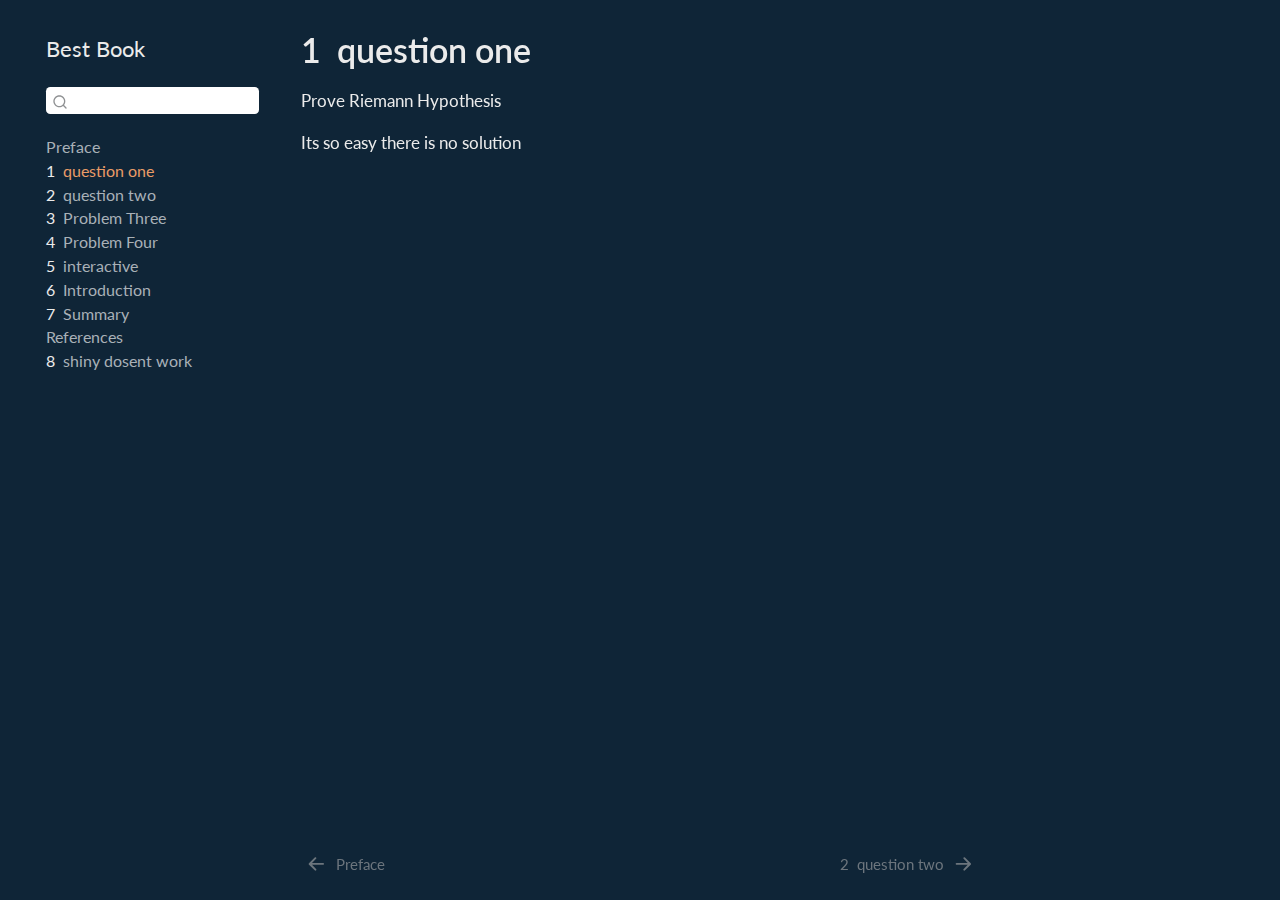
<file: problem_1.html>
<!DOCTYPE html>
<html xmlns="http://www.w3.org/1999/xhtml" lang="en" xml:lang="en"><head>

<meta charset="utf-8">
<meta name="generator" content="quarto-1.5.57">

<meta name="viewport" content="width=device-width, initial-scale=1.0, user-scalable=yes">


<title>1&nbsp; question one – Best Book</title>
<style>
code{white-space: pre-wrap;}
span.smallcaps{font-variant: small-caps;}
div.columns{display: flex; gap: min(4vw, 1.5em);}
div.column{flex: auto; overflow-x: auto;}
div.hanging-indent{margin-left: 1.5em; text-indent: -1.5em;}
ul.task-list{list-style: none;}
ul.task-list li input[type="checkbox"] {
  width: 0.8em;
  margin: 0 0.8em 0.2em -1em; /* quarto-specific, see https://github.com/quarto-dev/quarto-cli/issues/4556 */ 
  vertical-align: middle;
}
</style>


<script src="site_libs/quarto-nav/quarto-nav.js"></script>
<script src="site_libs/quarto-nav/headroom.min.js"></script>
<script src="site_libs/clipboard/clipboard.min.js"></script>
<script src="site_libs/quarto-search/autocomplete.umd.js"></script>
<script src="site_libs/quarto-search/fuse.min.js"></script>
<script src="site_libs/quarto-search/quarto-search.js"></script>
<meta name="quarto:offset" content="./">
<link href="./problem_2.html" rel="next">
<link href="./index.html" rel="prev">
<script src="site_libs/quarto-html/quarto.js"></script>
<script src="site_libs/quarto-html/popper.min.js"></script>
<script src="site_libs/quarto-html/tippy.umd.min.js"></script>
<script src="site_libs/quarto-html/anchor.min.js"></script>
<link href="site_libs/quarto-html/tippy.css" rel="stylesheet">
<link href="site_libs/quarto-html/quarto-syntax-highlighting-dark.css" rel="stylesheet" id="quarto-text-highlighting-styles">
<script src="site_libs/bootstrap/bootstrap.min.js"></script>
<link href="site_libs/bootstrap/bootstrap-icons.css" rel="stylesheet">
<link href="site_libs/bootstrap/bootstrap.min.css" rel="stylesheet" id="quarto-bootstrap" data-mode="dark">
<script id="quarto-search-options" type="application/json">{
  "location": "sidebar",
  "copy-button": false,
  "collapse-after": 3,
  "panel-placement": "start",
  "type": "textbox",
  "limit": 50,
  "keyboard-shortcut": [
    "f",
    "/",
    "s"
  ],
  "show-item-context": false,
  "language": {
    "search-no-results-text": "No results",
    "search-matching-documents-text": "matching documents",
    "search-copy-link-title": "Copy link to search",
    "search-hide-matches-text": "Hide additional matches",
    "search-more-match-text": "more match in this document",
    "search-more-matches-text": "more matches in this document",
    "search-clear-button-title": "Clear",
    "search-text-placeholder": "",
    "search-detached-cancel-button-title": "Cancel",
    "search-submit-button-title": "Submit",
    "search-label": "Search"
  }
}</script>


</head>

<body class="nav-sidebar floating">

<div id="quarto-search-results"></div>
  <header id="quarto-header" class="headroom fixed-top">
  <nav class="quarto-secondary-nav">
    <div class="container-fluid d-flex">
      <button type="button" class="quarto-btn-toggle btn" data-bs-toggle="collapse" role="button" data-bs-target=".quarto-sidebar-collapse-item" aria-controls="quarto-sidebar" aria-expanded="false" aria-label="Toggle sidebar navigation" onclick="if (window.quartoToggleHeadroom) { window.quartoToggleHeadroom(); }">
        <i class="bi bi-layout-text-sidebar-reverse"></i>
      </button>
        <nav class="quarto-page-breadcrumbs" aria-label="breadcrumb"><ol class="breadcrumb"><li class="breadcrumb-item"><a href="./problem_1.html"><span class="chapter-number">1</span>&nbsp; <span class="chapter-title">question one</span></a></li></ol></nav>
        <a class="flex-grow-1" role="navigation" data-bs-toggle="collapse" data-bs-target=".quarto-sidebar-collapse-item" aria-controls="quarto-sidebar" aria-expanded="false" aria-label="Toggle sidebar navigation" onclick="if (window.quartoToggleHeadroom) { window.quartoToggleHeadroom(); }">      
        </a>
      <button type="button" class="btn quarto-search-button" aria-label="Search" onclick="window.quartoOpenSearch();">
        <i class="bi bi-search"></i>
      </button>
    </div>
  </nav>
</header>
<!-- content -->
<div id="quarto-content" class="quarto-container page-columns page-rows-contents page-layout-article">
<!-- sidebar -->
  <nav id="quarto-sidebar" class="sidebar collapse collapse-horizontal quarto-sidebar-collapse-item sidebar-navigation floating overflow-auto">
    <div class="pt-lg-2 mt-2 text-left sidebar-header">
    <div class="sidebar-title mb-0 py-0">
      <a href="./">Best Book</a> 
    </div>
      </div>
        <div class="mt-2 flex-shrink-0 align-items-center">
        <div class="sidebar-search">
        <div id="quarto-search" class="" title="Search"></div>
        </div>
        </div>
    <div class="sidebar-menu-container"> 
    <ul class="list-unstyled mt-1">
        <li class="sidebar-item">
  <div class="sidebar-item-container"> 
  <a href="./index.html" class="sidebar-item-text sidebar-link">
 <span class="menu-text">Preface</span></a>
  </div>
</li>
        <li class="sidebar-item">
  <div class="sidebar-item-container"> 
  <a href="./problem_1.html" class="sidebar-item-text sidebar-link active">
 <span class="menu-text"><span class="chapter-number">1</span>&nbsp; <span class="chapter-title">question one</span></span></a>
  </div>
</li>
        <li class="sidebar-item">
  <div class="sidebar-item-container"> 
  <a href="./problem_2.html" class="sidebar-item-text sidebar-link">
 <span class="menu-text"><span class="chapter-number">2</span>&nbsp; <span class="chapter-title">question two</span></span></a>
  </div>
</li>
        <li class="sidebar-item">
  <div class="sidebar-item-container"> 
  <a href="./problem_3.html" class="sidebar-item-text sidebar-link">
 <span class="menu-text"><span class="chapter-number">3</span>&nbsp; <span class="chapter-title">Problem Three</span></span></a>
  </div>
</li>
        <li class="sidebar-item">
  <div class="sidebar-item-container"> 
  <a href="./problem_4.html" class="sidebar-item-text sidebar-link">
 <span class="menu-text"><span class="chapter-number">4</span>&nbsp; <span class="chapter-title">Problem Four</span></span></a>
  </div>
</li>
        <li class="sidebar-item">
  <div class="sidebar-item-container"> 
  <a href="./interactive.html" class="sidebar-item-text sidebar-link">
 <span class="menu-text"><span class="chapter-number">5</span>&nbsp; <span class="chapter-title">interactive</span></span></a>
  </div>
</li>
        <li class="sidebar-item">
  <div class="sidebar-item-container"> 
  <a href="./intro.html" class="sidebar-item-text sidebar-link">
 <span class="menu-text"><span class="chapter-number">6</span>&nbsp; <span class="chapter-title">Introduction</span></span></a>
  </div>
</li>
        <li class="sidebar-item">
  <div class="sidebar-item-container"> 
  <a href="./summary.html" class="sidebar-item-text sidebar-link">
 <span class="menu-text"><span class="chapter-number">7</span>&nbsp; <span class="chapter-title">Summary</span></span></a>
  </div>
</li>
        <li class="sidebar-item">
  <div class="sidebar-item-container"> 
  <a href="./references.html" class="sidebar-item-text sidebar-link">
 <span class="menu-text">References</span></a>
  </div>
</li>
        <li class="sidebar-item">
  <div class="sidebar-item-container"> 
  <a href="./shiny.html" class="sidebar-item-text sidebar-link">
 <span class="menu-text"><span class="chapter-number">8</span>&nbsp; <span class="chapter-title">shiny dosent work</span></span></a>
  </div>
</li>
    </ul>
    </div>
</nav>
<div id="quarto-sidebar-glass" class="quarto-sidebar-collapse-item" data-bs-toggle="collapse" data-bs-target=".quarto-sidebar-collapse-item"></div>
<!-- margin-sidebar -->
    <div id="quarto-margin-sidebar" class="sidebar margin-sidebar zindex-bottom">
        
    </div>
<!-- main -->
<main class="content" id="quarto-document-content">

<header id="title-block-header" class="quarto-title-block default">
<div class="quarto-title">
<h1 class="title"><span class="chapter-number">1</span>&nbsp; <span class="chapter-title">question one</span></h1>
</div>



<div class="quarto-title-meta">

    
  
    
  </div>
  


</header>


<p>Prove Riemann Hypothesis</p>
<p>Its so easy there is no solution</p>



</main> <!-- /main -->
<script id="quarto-html-after-body" type="application/javascript">
window.document.addEventListener("DOMContentLoaded", function (event) {
  const toggleBodyColorMode = (bsSheetEl) => {
    const mode = bsSheetEl.getAttribute("data-mode");
    const bodyEl = window.document.querySelector("body");
    if (mode === "dark") {
      bodyEl.classList.add("quarto-dark");
      bodyEl.classList.remove("quarto-light");
    } else {
      bodyEl.classList.add("quarto-light");
      bodyEl.classList.remove("quarto-dark");
    }
  }
  const toggleBodyColorPrimary = () => {
    const bsSheetEl = window.document.querySelector("link#quarto-bootstrap");
    if (bsSheetEl) {
      toggleBodyColorMode(bsSheetEl);
    }
  }
  toggleBodyColorPrimary();  
  const icon = "";
  const anchorJS = new window.AnchorJS();
  anchorJS.options = {
    placement: 'right',
    icon: icon
  };
  anchorJS.add('.anchored');
  const isCodeAnnotation = (el) => {
    for (const clz of el.classList) {
      if (clz.startsWith('code-annotation-')) {                     
        return true;
      }
    }
    return false;
  }
  const onCopySuccess = function(e) {
    // button target
    const button = e.trigger;
    // don't keep focus
    button.blur();
    // flash "checked"
    button.classList.add('code-copy-button-checked');
    var currentTitle = button.getAttribute("title");
    button.setAttribute("title", "Copied!");
    let tooltip;
    if (window.bootstrap) {
      button.setAttribute("data-bs-toggle", "tooltip");
      button.setAttribute("data-bs-placement", "left");
      button.setAttribute("data-bs-title", "Copied!");
      tooltip = new bootstrap.Tooltip(button, 
        { trigger: "manual", 
          customClass: "code-copy-button-tooltip",
          offset: [0, -8]});
      tooltip.show();    
    }
    setTimeout(function() {
      if (tooltip) {
        tooltip.hide();
        button.removeAttribute("data-bs-title");
        button.removeAttribute("data-bs-toggle");
        button.removeAttribute("data-bs-placement");
      }
      button.setAttribute("title", currentTitle);
      button.classList.remove('code-copy-button-checked');
    }, 1000);
    // clear code selection
    e.clearSelection();
  }
  const getTextToCopy = function(trigger) {
      const codeEl = trigger.previousElementSibling.cloneNode(true);
      for (const childEl of codeEl.children) {
        if (isCodeAnnotation(childEl)) {
          childEl.remove();
        }
      }
      return codeEl.innerText;
  }
  const clipboard = new window.ClipboardJS('.code-copy-button:not([data-in-quarto-modal])', {
    text: getTextToCopy
  });
  clipboard.on('success', onCopySuccess);
  if (window.document.getElementById('quarto-embedded-source-code-modal')) {
    // For code content inside modals, clipBoardJS needs to be initialized with a container option
    // TODO: Check when it could be a function (https://github.com/zenorocha/clipboard.js/issues/860)
    const clipboardModal = new window.ClipboardJS('.code-copy-button[data-in-quarto-modal]', {
      text: getTextToCopy,
      container: window.document.getElementById('quarto-embedded-source-code-modal')
    });
    clipboardModal.on('success', onCopySuccess);
  }
    var localhostRegex = new RegExp(/^(?:http|https):\/\/localhost\:?[0-9]*\//);
    var mailtoRegex = new RegExp(/^mailto:/);
      var filterRegex = new RegExp('/' + window.location.host + '/');
    var isInternal = (href) => {
        return filterRegex.test(href) || localhostRegex.test(href) || mailtoRegex.test(href);
    }
    // Inspect non-navigation links and adorn them if external
 	var links = window.document.querySelectorAll('a[href]:not(.nav-link):not(.navbar-brand):not(.toc-action):not(.sidebar-link):not(.sidebar-item-toggle):not(.pagination-link):not(.no-external):not([aria-hidden]):not(.dropdown-item):not(.quarto-navigation-tool):not(.about-link)');
    for (var i=0; i<links.length; i++) {
      const link = links[i];
      if (!isInternal(link.href)) {
        // undo the damage that might have been done by quarto-nav.js in the case of
        // links that we want to consider external
        if (link.dataset.originalHref !== undefined) {
          link.href = link.dataset.originalHref;
        }
      }
    }
  function tippyHover(el, contentFn, onTriggerFn, onUntriggerFn) {
    const config = {
      allowHTML: true,
      maxWidth: 500,
      delay: 100,
      arrow: false,
      appendTo: function(el) {
          return el.parentElement;
      },
      interactive: true,
      interactiveBorder: 10,
      theme: 'quarto',
      placement: 'bottom-start',
    };
    if (contentFn) {
      config.content = contentFn;
    }
    if (onTriggerFn) {
      config.onTrigger = onTriggerFn;
    }
    if (onUntriggerFn) {
      config.onUntrigger = onUntriggerFn;
    }
    window.tippy(el, config); 
  }
  const noterefs = window.document.querySelectorAll('a[role="doc-noteref"]');
  for (var i=0; i<noterefs.length; i++) {
    const ref = noterefs[i];
    tippyHover(ref, function() {
      // use id or data attribute instead here
      let href = ref.getAttribute('data-footnote-href') || ref.getAttribute('href');
      try { href = new URL(href).hash; } catch {}
      const id = href.replace(/^#\/?/, "");
      const note = window.document.getElementById(id);
      if (note) {
        return note.innerHTML;
      } else {
        return "";
      }
    });
  }
  const xrefs = window.document.querySelectorAll('a.quarto-xref');
  const processXRef = (id, note) => {
    // Strip column container classes
    const stripColumnClz = (el) => {
      el.classList.remove("page-full", "page-columns");
      if (el.children) {
        for (const child of el.children) {
          stripColumnClz(child);
        }
      }
    }
    stripColumnClz(note)
    if (id === null || id.startsWith('sec-')) {
      // Special case sections, only their first couple elements
      const container = document.createElement("div");
      if (note.children && note.children.length > 2) {
        container.appendChild(note.children[0].cloneNode(true));
        for (let i = 1; i < note.children.length; i++) {
          const child = note.children[i];
          if (child.tagName === "P" && child.innerText === "") {
            continue;
          } else {
            container.appendChild(child.cloneNode(true));
            break;
          }
        }
        if (window.Quarto?.typesetMath) {
          window.Quarto.typesetMath(container);
        }
        return container.innerHTML
      } else {
        if (window.Quarto?.typesetMath) {
          window.Quarto.typesetMath(note);
        }
        return note.innerHTML;
      }
    } else {
      // Remove any anchor links if they are present
      const anchorLink = note.querySelector('a.anchorjs-link');
      if (anchorLink) {
        anchorLink.remove();
      }
      if (window.Quarto?.typesetMath) {
        window.Quarto.typesetMath(note);
      }
      // TODO in 1.5, we should make sure this works without a callout special case
      if (note.classList.contains("callout")) {
        return note.outerHTML;
      } else {
        return note.innerHTML;
      }
    }
  }
  for (var i=0; i<xrefs.length; i++) {
    const xref = xrefs[i];
    tippyHover(xref, undefined, function(instance) {
      instance.disable();
      let url = xref.getAttribute('href');
      let hash = undefined; 
      if (url.startsWith('#')) {
        hash = url;
      } else {
        try { hash = new URL(url).hash; } catch {}
      }
      if (hash) {
        const id = hash.replace(/^#\/?/, "");
        const note = window.document.getElementById(id);
        if (note !== null) {
          try {
            const html = processXRef(id, note.cloneNode(true));
            instance.setContent(html);
          } finally {
            instance.enable();
            instance.show();
          }
        } else {
          // See if we can fetch this
          fetch(url.split('#')[0])
          .then(res => res.text())
          .then(html => {
            const parser = new DOMParser();
            const htmlDoc = parser.parseFromString(html, "text/html");
            const note = htmlDoc.getElementById(id);
            if (note !== null) {
              const html = processXRef(id, note);
              instance.setContent(html);
            } 
          }).finally(() => {
            instance.enable();
            instance.show();
          });
        }
      } else {
        // See if we can fetch a full url (with no hash to target)
        // This is a special case and we should probably do some content thinning / targeting
        fetch(url)
        .then(res => res.text())
        .then(html => {
          const parser = new DOMParser();
          const htmlDoc = parser.parseFromString(html, "text/html");
          const note = htmlDoc.querySelector('main.content');
          if (note !== null) {
            // This should only happen for chapter cross references
            // (since there is no id in the URL)
            // remove the first header
            if (note.children.length > 0 && note.children[0].tagName === "HEADER") {
              note.children[0].remove();
            }
            const html = processXRef(null, note);
            instance.setContent(html);
          } 
        }).finally(() => {
          instance.enable();
          instance.show();
        });
      }
    }, function(instance) {
    });
  }
      let selectedAnnoteEl;
      const selectorForAnnotation = ( cell, annotation) => {
        let cellAttr = 'data-code-cell="' + cell + '"';
        let lineAttr = 'data-code-annotation="' +  annotation + '"';
        const selector = 'span[' + cellAttr + '][' + lineAttr + ']';
        return selector;
      }
      const selectCodeLines = (annoteEl) => {
        const doc = window.document;
        const targetCell = annoteEl.getAttribute("data-target-cell");
        const targetAnnotation = annoteEl.getAttribute("data-target-annotation");
        const annoteSpan = window.document.querySelector(selectorForAnnotation(targetCell, targetAnnotation));
        const lines = annoteSpan.getAttribute("data-code-lines").split(",");
        const lineIds = lines.map((line) => {
          return targetCell + "-" + line;
        })
        let top = null;
        let height = null;
        let parent = null;
        if (lineIds.length > 0) {
            //compute the position of the single el (top and bottom and make a div)
            const el = window.document.getElementById(lineIds[0]);
            top = el.offsetTop;
            height = el.offsetHeight;
            parent = el.parentElement.parentElement;
          if (lineIds.length > 1) {
            const lastEl = window.document.getElementById(lineIds[lineIds.length - 1]);
            const bottom = lastEl.offsetTop + lastEl.offsetHeight;
            height = bottom - top;
          }
          if (top !== null && height !== null && parent !== null) {
            // cook up a div (if necessary) and position it 
            let div = window.document.getElementById("code-annotation-line-highlight");
            if (div === null) {
              div = window.document.createElement("div");
              div.setAttribute("id", "code-annotation-line-highlight");
              div.style.position = 'absolute';
              parent.appendChild(div);
            }
            div.style.top = top - 2 + "px";
            div.style.height = height + 4 + "px";
            div.style.left = 0;
            let gutterDiv = window.document.getElementById("code-annotation-line-highlight-gutter");
            if (gutterDiv === null) {
              gutterDiv = window.document.createElement("div");
              gutterDiv.setAttribute("id", "code-annotation-line-highlight-gutter");
              gutterDiv.style.position = 'absolute';
              const codeCell = window.document.getElementById(targetCell);
              const gutter = codeCell.querySelector('.code-annotation-gutter');
              gutter.appendChild(gutterDiv);
            }
            gutterDiv.style.top = top - 2 + "px";
            gutterDiv.style.height = height + 4 + "px";
          }
          selectedAnnoteEl = annoteEl;
        }
      };
      const unselectCodeLines = () => {
        const elementsIds = ["code-annotation-line-highlight", "code-annotation-line-highlight-gutter"];
        elementsIds.forEach((elId) => {
          const div = window.document.getElementById(elId);
          if (div) {
            div.remove();
          }
        });
        selectedAnnoteEl = undefined;
      };
        // Handle positioning of the toggle
    window.addEventListener(
      "resize",
      throttle(() => {
        elRect = undefined;
        if (selectedAnnoteEl) {
          selectCodeLines(selectedAnnoteEl);
        }
      }, 10)
    );
    function throttle(fn, ms) {
    let throttle = false;
    let timer;
      return (...args) => {
        if(!throttle) { // first call gets through
            fn.apply(this, args);
            throttle = true;
        } else { // all the others get throttled
            if(timer) clearTimeout(timer); // cancel #2
            timer = setTimeout(() => {
              fn.apply(this, args);
              timer = throttle = false;
            }, ms);
        }
      };
    }
      // Attach click handler to the DT
      const annoteDls = window.document.querySelectorAll('dt[data-target-cell]');
      for (const annoteDlNode of annoteDls) {
        annoteDlNode.addEventListener('click', (event) => {
          const clickedEl = event.target;
          if (clickedEl !== selectedAnnoteEl) {
            unselectCodeLines();
            const activeEl = window.document.querySelector('dt[data-target-cell].code-annotation-active');
            if (activeEl) {
              activeEl.classList.remove('code-annotation-active');
            }
            selectCodeLines(clickedEl);
            clickedEl.classList.add('code-annotation-active');
          } else {
            // Unselect the line
            unselectCodeLines();
            clickedEl.classList.remove('code-annotation-active');
          }
        });
      }
  const findCites = (el) => {
    const parentEl = el.parentElement;
    if (parentEl) {
      const cites = parentEl.dataset.cites;
      if (cites) {
        return {
          el,
          cites: cites.split(' ')
        };
      } else {
        return findCites(el.parentElement)
      }
    } else {
      return undefined;
    }
  };
  var bibliorefs = window.document.querySelectorAll('a[role="doc-biblioref"]');
  for (var i=0; i<bibliorefs.length; i++) {
    const ref = bibliorefs[i];
    const citeInfo = findCites(ref);
    if (citeInfo) {
      tippyHover(citeInfo.el, function() {
        var popup = window.document.createElement('div');
        citeInfo.cites.forEach(function(cite) {
          var citeDiv = window.document.createElement('div');
          citeDiv.classList.add('hanging-indent');
          citeDiv.classList.add('csl-entry');
          var biblioDiv = window.document.getElementById('ref-' + cite);
          if (biblioDiv) {
            citeDiv.innerHTML = biblioDiv.innerHTML;
          }
          popup.appendChild(citeDiv);
        });
        return popup.innerHTML;
      });
    }
  }
});
</script>
<nav class="page-navigation">
  <div class="nav-page nav-page-previous">
      <a href="./index.html" class="pagination-link" aria-label="Preface">
        <i class="bi bi-arrow-left-short"></i> <span class="nav-page-text">Preface</span>
      </a>          
  </div>
  <div class="nav-page nav-page-next">
      <a href="./problem_2.html" class="pagination-link" aria-label="question two">
        <span class="nav-page-text"><span class="chapter-number">2</span>&nbsp; <span class="chapter-title">question two</span></span> <i class="bi bi-arrow-right-short"></i>
      </a>
  </div>
</nav>
</div> <!-- /content -->




</body></html>
</file>
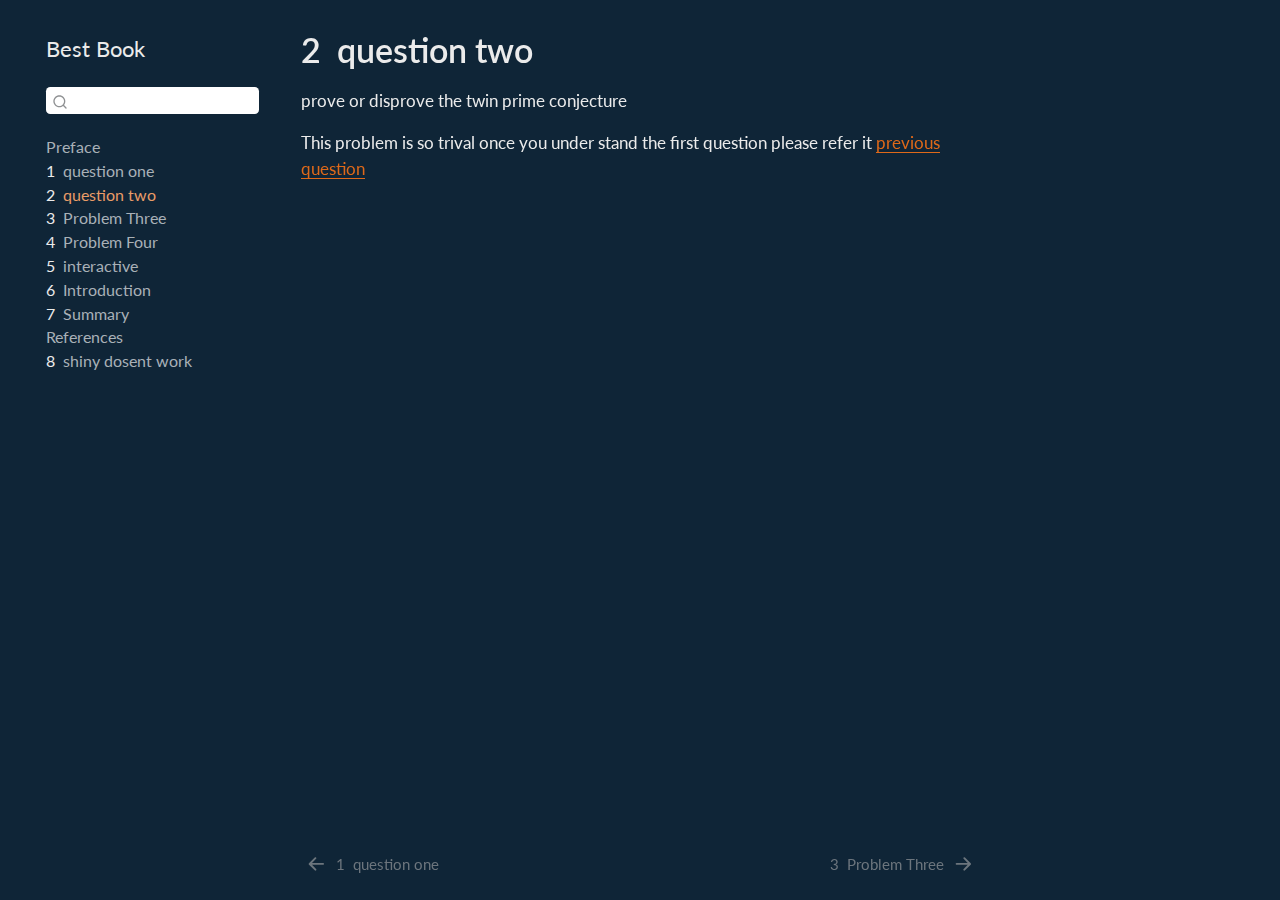
<file: problem_2.html>
<!DOCTYPE html>
<html xmlns="http://www.w3.org/1999/xhtml" lang="en" xml:lang="en"><head>

<meta charset="utf-8">
<meta name="generator" content="quarto-1.5.57">

<meta name="viewport" content="width=device-width, initial-scale=1.0, user-scalable=yes">


<title>2&nbsp; question two – Best Book</title>
<style>
code{white-space: pre-wrap;}
span.smallcaps{font-variant: small-caps;}
div.columns{display: flex; gap: min(4vw, 1.5em);}
div.column{flex: auto; overflow-x: auto;}
div.hanging-indent{margin-left: 1.5em; text-indent: -1.5em;}
ul.task-list{list-style: none;}
ul.task-list li input[type="checkbox"] {
  width: 0.8em;
  margin: 0 0.8em 0.2em -1em; /* quarto-specific, see https://github.com/quarto-dev/quarto-cli/issues/4556 */ 
  vertical-align: middle;
}
</style>


<script src="site_libs/quarto-nav/quarto-nav.js"></script>
<script src="site_libs/quarto-nav/headroom.min.js"></script>
<script src="site_libs/clipboard/clipboard.min.js"></script>
<script src="site_libs/quarto-search/autocomplete.umd.js"></script>
<script src="site_libs/quarto-search/fuse.min.js"></script>
<script src="site_libs/quarto-search/quarto-search.js"></script>
<meta name="quarto:offset" content="./">
<link href="./problem_3.html" rel="next">
<link href="./problem_1.html" rel="prev">
<script src="site_libs/quarto-html/quarto.js"></script>
<script src="site_libs/quarto-html/popper.min.js"></script>
<script src="site_libs/quarto-html/tippy.umd.min.js"></script>
<script src="site_libs/quarto-html/anchor.min.js"></script>
<link href="site_libs/quarto-html/tippy.css" rel="stylesheet">
<link href="site_libs/quarto-html/quarto-syntax-highlighting-dark.css" rel="stylesheet" id="quarto-text-highlighting-styles">
<script src="site_libs/bootstrap/bootstrap.min.js"></script>
<link href="site_libs/bootstrap/bootstrap-icons.css" rel="stylesheet">
<link href="site_libs/bootstrap/bootstrap.min.css" rel="stylesheet" id="quarto-bootstrap" data-mode="dark">
<script id="quarto-search-options" type="application/json">{
  "location": "sidebar",
  "copy-button": false,
  "collapse-after": 3,
  "panel-placement": "start",
  "type": "textbox",
  "limit": 50,
  "keyboard-shortcut": [
    "f",
    "/",
    "s"
  ],
  "show-item-context": false,
  "language": {
    "search-no-results-text": "No results",
    "search-matching-documents-text": "matching documents",
    "search-copy-link-title": "Copy link to search",
    "search-hide-matches-text": "Hide additional matches",
    "search-more-match-text": "more match in this document",
    "search-more-matches-text": "more matches in this document",
    "search-clear-button-title": "Clear",
    "search-text-placeholder": "",
    "search-detached-cancel-button-title": "Cancel",
    "search-submit-button-title": "Submit",
    "search-label": "Search"
  }
}</script>


</head>

<body class="nav-sidebar floating">

<div id="quarto-search-results"></div>
  <header id="quarto-header" class="headroom fixed-top">
  <nav class="quarto-secondary-nav">
    <div class="container-fluid d-flex">
      <button type="button" class="quarto-btn-toggle btn" data-bs-toggle="collapse" role="button" data-bs-target=".quarto-sidebar-collapse-item" aria-controls="quarto-sidebar" aria-expanded="false" aria-label="Toggle sidebar navigation" onclick="if (window.quartoToggleHeadroom) { window.quartoToggleHeadroom(); }">
        <i class="bi bi-layout-text-sidebar-reverse"></i>
      </button>
        <nav class="quarto-page-breadcrumbs" aria-label="breadcrumb"><ol class="breadcrumb"><li class="breadcrumb-item"><a href="./problem_2.html"><span class="chapter-number">2</span>&nbsp; <span class="chapter-title">question two</span></a></li></ol></nav>
        <a class="flex-grow-1" role="navigation" data-bs-toggle="collapse" data-bs-target=".quarto-sidebar-collapse-item" aria-controls="quarto-sidebar" aria-expanded="false" aria-label="Toggle sidebar navigation" onclick="if (window.quartoToggleHeadroom) { window.quartoToggleHeadroom(); }">      
        </a>
      <button type="button" class="btn quarto-search-button" aria-label="Search" onclick="window.quartoOpenSearch();">
        <i class="bi bi-search"></i>
      </button>
    </div>
  </nav>
</header>
<!-- content -->
<div id="quarto-content" class="quarto-container page-columns page-rows-contents page-layout-article">
<!-- sidebar -->
  <nav id="quarto-sidebar" class="sidebar collapse collapse-horizontal quarto-sidebar-collapse-item sidebar-navigation floating overflow-auto">
    <div class="pt-lg-2 mt-2 text-left sidebar-header">
    <div class="sidebar-title mb-0 py-0">
      <a href="./">Best Book</a> 
    </div>
      </div>
        <div class="mt-2 flex-shrink-0 align-items-center">
        <div class="sidebar-search">
        <div id="quarto-search" class="" title="Search"></div>
        </div>
        </div>
    <div class="sidebar-menu-container"> 
    <ul class="list-unstyled mt-1">
        <li class="sidebar-item">
  <div class="sidebar-item-container"> 
  <a href="./index.html" class="sidebar-item-text sidebar-link">
 <span class="menu-text">Preface</span></a>
  </div>
</li>
        <li class="sidebar-item">
  <div class="sidebar-item-container"> 
  <a href="./problem_1.html" class="sidebar-item-text sidebar-link">
 <span class="menu-text"><span class="chapter-number">1</span>&nbsp; <span class="chapter-title">question one</span></span></a>
  </div>
</li>
        <li class="sidebar-item">
  <div class="sidebar-item-container"> 
  <a href="./problem_2.html" class="sidebar-item-text sidebar-link active">
 <span class="menu-text"><span class="chapter-number">2</span>&nbsp; <span class="chapter-title">question two</span></span></a>
  </div>
</li>
        <li class="sidebar-item">
  <div class="sidebar-item-container"> 
  <a href="./problem_3.html" class="sidebar-item-text sidebar-link">
 <span class="menu-text"><span class="chapter-number">3</span>&nbsp; <span class="chapter-title">Problem Three</span></span></a>
  </div>
</li>
        <li class="sidebar-item">
  <div class="sidebar-item-container"> 
  <a href="./problem_4.html" class="sidebar-item-text sidebar-link">
 <span class="menu-text"><span class="chapter-number">4</span>&nbsp; <span class="chapter-title">Problem Four</span></span></a>
  </div>
</li>
        <li class="sidebar-item">
  <div class="sidebar-item-container"> 
  <a href="./interactive.html" class="sidebar-item-text sidebar-link">
 <span class="menu-text"><span class="chapter-number">5</span>&nbsp; <span class="chapter-title">interactive</span></span></a>
  </div>
</li>
        <li class="sidebar-item">
  <div class="sidebar-item-container"> 
  <a href="./intro.html" class="sidebar-item-text sidebar-link">
 <span class="menu-text"><span class="chapter-number">6</span>&nbsp; <span class="chapter-title">Introduction</span></span></a>
  </div>
</li>
        <li class="sidebar-item">
  <div class="sidebar-item-container"> 
  <a href="./summary.html" class="sidebar-item-text sidebar-link">
 <span class="menu-text"><span class="chapter-number">7</span>&nbsp; <span class="chapter-title">Summary</span></span></a>
  </div>
</li>
        <li class="sidebar-item">
  <div class="sidebar-item-container"> 
  <a href="./references.html" class="sidebar-item-text sidebar-link">
 <span class="menu-text">References</span></a>
  </div>
</li>
        <li class="sidebar-item">
  <div class="sidebar-item-container"> 
  <a href="./shiny.html" class="sidebar-item-text sidebar-link">
 <span class="menu-text"><span class="chapter-number">8</span>&nbsp; <span class="chapter-title">shiny dosent work</span></span></a>
  </div>
</li>
    </ul>
    </div>
</nav>
<div id="quarto-sidebar-glass" class="quarto-sidebar-collapse-item" data-bs-toggle="collapse" data-bs-target=".quarto-sidebar-collapse-item"></div>
<!-- margin-sidebar -->
    <div id="quarto-margin-sidebar" class="sidebar margin-sidebar zindex-bottom">
        
    </div>
<!-- main -->
<main class="content" id="quarto-document-content">

<header id="title-block-header" class="quarto-title-block default">
<div class="quarto-title">
<h1 class="title"><span class="chapter-number">2</span>&nbsp; <span class="chapter-title">question two</span></h1>
</div>



<div class="quarto-title-meta">

    
  
    
  </div>
  


</header>


<p>prove or disprove the twin prime conjecture</p>
<p>This problem is so trival once you under stand the first question please refer it <a href="./problem_1.html">previous question</a></p>



</main> <!-- /main -->
<script id="quarto-html-after-body" type="application/javascript">
window.document.addEventListener("DOMContentLoaded", function (event) {
  const toggleBodyColorMode = (bsSheetEl) => {
    const mode = bsSheetEl.getAttribute("data-mode");
    const bodyEl = window.document.querySelector("body");
    if (mode === "dark") {
      bodyEl.classList.add("quarto-dark");
      bodyEl.classList.remove("quarto-light");
    } else {
      bodyEl.classList.add("quarto-light");
      bodyEl.classList.remove("quarto-dark");
    }
  }
  const toggleBodyColorPrimary = () => {
    const bsSheetEl = window.document.querySelector("link#quarto-bootstrap");
    if (bsSheetEl) {
      toggleBodyColorMode(bsSheetEl);
    }
  }
  toggleBodyColorPrimary();  
  const icon = "";
  const anchorJS = new window.AnchorJS();
  anchorJS.options = {
    placement: 'right',
    icon: icon
  };
  anchorJS.add('.anchored');
  const isCodeAnnotation = (el) => {
    for (const clz of el.classList) {
      if (clz.startsWith('code-annotation-')) {                     
        return true;
      }
    }
    return false;
  }
  const onCopySuccess = function(e) {
    // button target
    const button = e.trigger;
    // don't keep focus
    button.blur();
    // flash "checked"
    button.classList.add('code-copy-button-checked');
    var currentTitle = button.getAttribute("title");
    button.setAttribute("title", "Copied!");
    let tooltip;
    if (window.bootstrap) {
      button.setAttribute("data-bs-toggle", "tooltip");
      button.setAttribute("data-bs-placement", "left");
      button.setAttribute("data-bs-title", "Copied!");
      tooltip = new bootstrap.Tooltip(button, 
        { trigger: "manual", 
          customClass: "code-copy-button-tooltip",
          offset: [0, -8]});
      tooltip.show();    
    }
    setTimeout(function() {
      if (tooltip) {
        tooltip.hide();
        button.removeAttribute("data-bs-title");
        button.removeAttribute("data-bs-toggle");
        button.removeAttribute("data-bs-placement");
      }
      button.setAttribute("title", currentTitle);
      button.classList.remove('code-copy-button-checked');
    }, 1000);
    // clear code selection
    e.clearSelection();
  }
  const getTextToCopy = function(trigger) {
      const codeEl = trigger.previousElementSibling.cloneNode(true);
      for (const childEl of codeEl.children) {
        if (isCodeAnnotation(childEl)) {
          childEl.remove();
        }
      }
      return codeEl.innerText;
  }
  const clipboard = new window.ClipboardJS('.code-copy-button:not([data-in-quarto-modal])', {
    text: getTextToCopy
  });
  clipboard.on('success', onCopySuccess);
  if (window.document.getElementById('quarto-embedded-source-code-modal')) {
    // For code content inside modals, clipBoardJS needs to be initialized with a container option
    // TODO: Check when it could be a function (https://github.com/zenorocha/clipboard.js/issues/860)
    const clipboardModal = new window.ClipboardJS('.code-copy-button[data-in-quarto-modal]', {
      text: getTextToCopy,
      container: window.document.getElementById('quarto-embedded-source-code-modal')
    });
    clipboardModal.on('success', onCopySuccess);
  }
    var localhostRegex = new RegExp(/^(?:http|https):\/\/localhost\:?[0-9]*\//);
    var mailtoRegex = new RegExp(/^mailto:/);
      var filterRegex = new RegExp('/' + window.location.host + '/');
    var isInternal = (href) => {
        return filterRegex.test(href) || localhostRegex.test(href) || mailtoRegex.test(href);
    }
    // Inspect non-navigation links and adorn them if external
 	var links = window.document.querySelectorAll('a[href]:not(.nav-link):not(.navbar-brand):not(.toc-action):not(.sidebar-link):not(.sidebar-item-toggle):not(.pagination-link):not(.no-external):not([aria-hidden]):not(.dropdown-item):not(.quarto-navigation-tool):not(.about-link)');
    for (var i=0; i<links.length; i++) {
      const link = links[i];
      if (!isInternal(link.href)) {
        // undo the damage that might have been done by quarto-nav.js in the case of
        // links that we want to consider external
        if (link.dataset.originalHref !== undefined) {
          link.href = link.dataset.originalHref;
        }
      }
    }
  function tippyHover(el, contentFn, onTriggerFn, onUntriggerFn) {
    const config = {
      allowHTML: true,
      maxWidth: 500,
      delay: 100,
      arrow: false,
      appendTo: function(el) {
          return el.parentElement;
      },
      interactive: true,
      interactiveBorder: 10,
      theme: 'quarto',
      placement: 'bottom-start',
    };
    if (contentFn) {
      config.content = contentFn;
    }
    if (onTriggerFn) {
      config.onTrigger = onTriggerFn;
    }
    if (onUntriggerFn) {
      config.onUntrigger = onUntriggerFn;
    }
    window.tippy(el, config); 
  }
  const noterefs = window.document.querySelectorAll('a[role="doc-noteref"]');
  for (var i=0; i<noterefs.length; i++) {
    const ref = noterefs[i];
    tippyHover(ref, function() {
      // use id or data attribute instead here
      let href = ref.getAttribute('data-footnote-href') || ref.getAttribute('href');
      try { href = new URL(href).hash; } catch {}
      const id = href.replace(/^#\/?/, "");
      const note = window.document.getElementById(id);
      if (note) {
        return note.innerHTML;
      } else {
        return "";
      }
    });
  }
  const xrefs = window.document.querySelectorAll('a.quarto-xref');
  const processXRef = (id, note) => {
    // Strip column container classes
    const stripColumnClz = (el) => {
      el.classList.remove("page-full", "page-columns");
      if (el.children) {
        for (const child of el.children) {
          stripColumnClz(child);
        }
      }
    }
    stripColumnClz(note)
    if (id === null || id.startsWith('sec-')) {
      // Special case sections, only their first couple elements
      const container = document.createElement("div");
      if (note.children && note.children.length > 2) {
        container.appendChild(note.children[0].cloneNode(true));
        for (let i = 1; i < note.children.length; i++) {
          const child = note.children[i];
          if (child.tagName === "P" && child.innerText === "") {
            continue;
          } else {
            container.appendChild(child.cloneNode(true));
            break;
          }
        }
        if (window.Quarto?.typesetMath) {
          window.Quarto.typesetMath(container);
        }
        return container.innerHTML
      } else {
        if (window.Quarto?.typesetMath) {
          window.Quarto.typesetMath(note);
        }
        return note.innerHTML;
      }
    } else {
      // Remove any anchor links if they are present
      const anchorLink = note.querySelector('a.anchorjs-link');
      if (anchorLink) {
        anchorLink.remove();
      }
      if (window.Quarto?.typesetMath) {
        window.Quarto.typesetMath(note);
      }
      // TODO in 1.5, we should make sure this works without a callout special case
      if (note.classList.contains("callout")) {
        return note.outerHTML;
      } else {
        return note.innerHTML;
      }
    }
  }
  for (var i=0; i<xrefs.length; i++) {
    const xref = xrefs[i];
    tippyHover(xref, undefined, function(instance) {
      instance.disable();
      let url = xref.getAttribute('href');
      let hash = undefined; 
      if (url.startsWith('#')) {
        hash = url;
      } else {
        try { hash = new URL(url).hash; } catch {}
      }
      if (hash) {
        const id = hash.replace(/^#\/?/, "");
        const note = window.document.getElementById(id);
        if (note !== null) {
          try {
            const html = processXRef(id, note.cloneNode(true));
            instance.setContent(html);
          } finally {
            instance.enable();
            instance.show();
          }
        } else {
          // See if we can fetch this
          fetch(url.split('#')[0])
          .then(res => res.text())
          .then(html => {
            const parser = new DOMParser();
            const htmlDoc = parser.parseFromString(html, "text/html");
            const note = htmlDoc.getElementById(id);
            if (note !== null) {
              const html = processXRef(id, note);
              instance.setContent(html);
            } 
          }).finally(() => {
            instance.enable();
            instance.show();
          });
        }
      } else {
        // See if we can fetch a full url (with no hash to target)
        // This is a special case and we should probably do some content thinning / targeting
        fetch(url)
        .then(res => res.text())
        .then(html => {
          const parser = new DOMParser();
          const htmlDoc = parser.parseFromString(html, "text/html");
          const note = htmlDoc.querySelector('main.content');
          if (note !== null) {
            // This should only happen for chapter cross references
            // (since there is no id in the URL)
            // remove the first header
            if (note.children.length > 0 && note.children[0].tagName === "HEADER") {
              note.children[0].remove();
            }
            const html = processXRef(null, note);
            instance.setContent(html);
          } 
        }).finally(() => {
          instance.enable();
          instance.show();
        });
      }
    }, function(instance) {
    });
  }
      let selectedAnnoteEl;
      const selectorForAnnotation = ( cell, annotation) => {
        let cellAttr = 'data-code-cell="' + cell + '"';
        let lineAttr = 'data-code-annotation="' +  annotation + '"';
        const selector = 'span[' + cellAttr + '][' + lineAttr + ']';
        return selector;
      }
      const selectCodeLines = (annoteEl) => {
        const doc = window.document;
        const targetCell = annoteEl.getAttribute("data-target-cell");
        const targetAnnotation = annoteEl.getAttribute("data-target-annotation");
        const annoteSpan = window.document.querySelector(selectorForAnnotation(targetCell, targetAnnotation));
        const lines = annoteSpan.getAttribute("data-code-lines").split(",");
        const lineIds = lines.map((line) => {
          return targetCell + "-" + line;
        })
        let top = null;
        let height = null;
        let parent = null;
        if (lineIds.length > 0) {
            //compute the position of the single el (top and bottom and make a div)
            const el = window.document.getElementById(lineIds[0]);
            top = el.offsetTop;
            height = el.offsetHeight;
            parent = el.parentElement.parentElement;
          if (lineIds.length > 1) {
            const lastEl = window.document.getElementById(lineIds[lineIds.length - 1]);
            const bottom = lastEl.offsetTop + lastEl.offsetHeight;
            height = bottom - top;
          }
          if (top !== null && height !== null && parent !== null) {
            // cook up a div (if necessary) and position it 
            let div = window.document.getElementById("code-annotation-line-highlight");
            if (div === null) {
              div = window.document.createElement("div");
              div.setAttribute("id", "code-annotation-line-highlight");
              div.style.position = 'absolute';
              parent.appendChild(div);
            }
            div.style.top = top - 2 + "px";
            div.style.height = height + 4 + "px";
            div.style.left = 0;
            let gutterDiv = window.document.getElementById("code-annotation-line-highlight-gutter");
            if (gutterDiv === null) {
              gutterDiv = window.document.createElement("div");
              gutterDiv.setAttribute("id", "code-annotation-line-highlight-gutter");
              gutterDiv.style.position = 'absolute';
              const codeCell = window.document.getElementById(targetCell);
              const gutter = codeCell.querySelector('.code-annotation-gutter');
              gutter.appendChild(gutterDiv);
            }
            gutterDiv.style.top = top - 2 + "px";
            gutterDiv.style.height = height + 4 + "px";
          }
          selectedAnnoteEl = annoteEl;
        }
      };
      const unselectCodeLines = () => {
        const elementsIds = ["code-annotation-line-highlight", "code-annotation-line-highlight-gutter"];
        elementsIds.forEach((elId) => {
          const div = window.document.getElementById(elId);
          if (div) {
            div.remove();
          }
        });
        selectedAnnoteEl = undefined;
      };
        // Handle positioning of the toggle
    window.addEventListener(
      "resize",
      throttle(() => {
        elRect = undefined;
        if (selectedAnnoteEl) {
          selectCodeLines(selectedAnnoteEl);
        }
      }, 10)
    );
    function throttle(fn, ms) {
    let throttle = false;
    let timer;
      return (...args) => {
        if(!throttle) { // first call gets through
            fn.apply(this, args);
            throttle = true;
        } else { // all the others get throttled
            if(timer) clearTimeout(timer); // cancel #2
            timer = setTimeout(() => {
              fn.apply(this, args);
              timer = throttle = false;
            }, ms);
        }
      };
    }
      // Attach click handler to the DT
      const annoteDls = window.document.querySelectorAll('dt[data-target-cell]');
      for (const annoteDlNode of annoteDls) {
        annoteDlNode.addEventListener('click', (event) => {
          const clickedEl = event.target;
          if (clickedEl !== selectedAnnoteEl) {
            unselectCodeLines();
            const activeEl = window.document.querySelector('dt[data-target-cell].code-annotation-active');
            if (activeEl) {
              activeEl.classList.remove('code-annotation-active');
            }
            selectCodeLines(clickedEl);
            clickedEl.classList.add('code-annotation-active');
          } else {
            // Unselect the line
            unselectCodeLines();
            clickedEl.classList.remove('code-annotation-active');
          }
        });
      }
  const findCites = (el) => {
    const parentEl = el.parentElement;
    if (parentEl) {
      const cites = parentEl.dataset.cites;
      if (cites) {
        return {
          el,
          cites: cites.split(' ')
        };
      } else {
        return findCites(el.parentElement)
      }
    } else {
      return undefined;
    }
  };
  var bibliorefs = window.document.querySelectorAll('a[role="doc-biblioref"]');
  for (var i=0; i<bibliorefs.length; i++) {
    const ref = bibliorefs[i];
    const citeInfo = findCites(ref);
    if (citeInfo) {
      tippyHover(citeInfo.el, function() {
        var popup = window.document.createElement('div');
        citeInfo.cites.forEach(function(cite) {
          var citeDiv = window.document.createElement('div');
          citeDiv.classList.add('hanging-indent');
          citeDiv.classList.add('csl-entry');
          var biblioDiv = window.document.getElementById('ref-' + cite);
          if (biblioDiv) {
            citeDiv.innerHTML = biblioDiv.innerHTML;
          }
          popup.appendChild(citeDiv);
        });
        return popup.innerHTML;
      });
    }
  }
});
</script>
<nav class="page-navigation">
  <div class="nav-page nav-page-previous">
      <a href="./problem_1.html" class="pagination-link" aria-label="question one">
        <i class="bi bi-arrow-left-short"></i> <span class="nav-page-text"><span class="chapter-number">1</span>&nbsp; <span class="chapter-title">question one</span></span>
      </a>          
  </div>
  <div class="nav-page nav-page-next">
      <a href="./problem_3.html" class="pagination-link" aria-label="Problem Three">
        <span class="nav-page-text"><span class="chapter-number">3</span>&nbsp; <span class="chapter-title">Problem Three</span></span> <i class="bi bi-arrow-right-short"></i>
      </a>
  </div>
</nav>
</div> <!-- /content -->




</body></html>
</file>
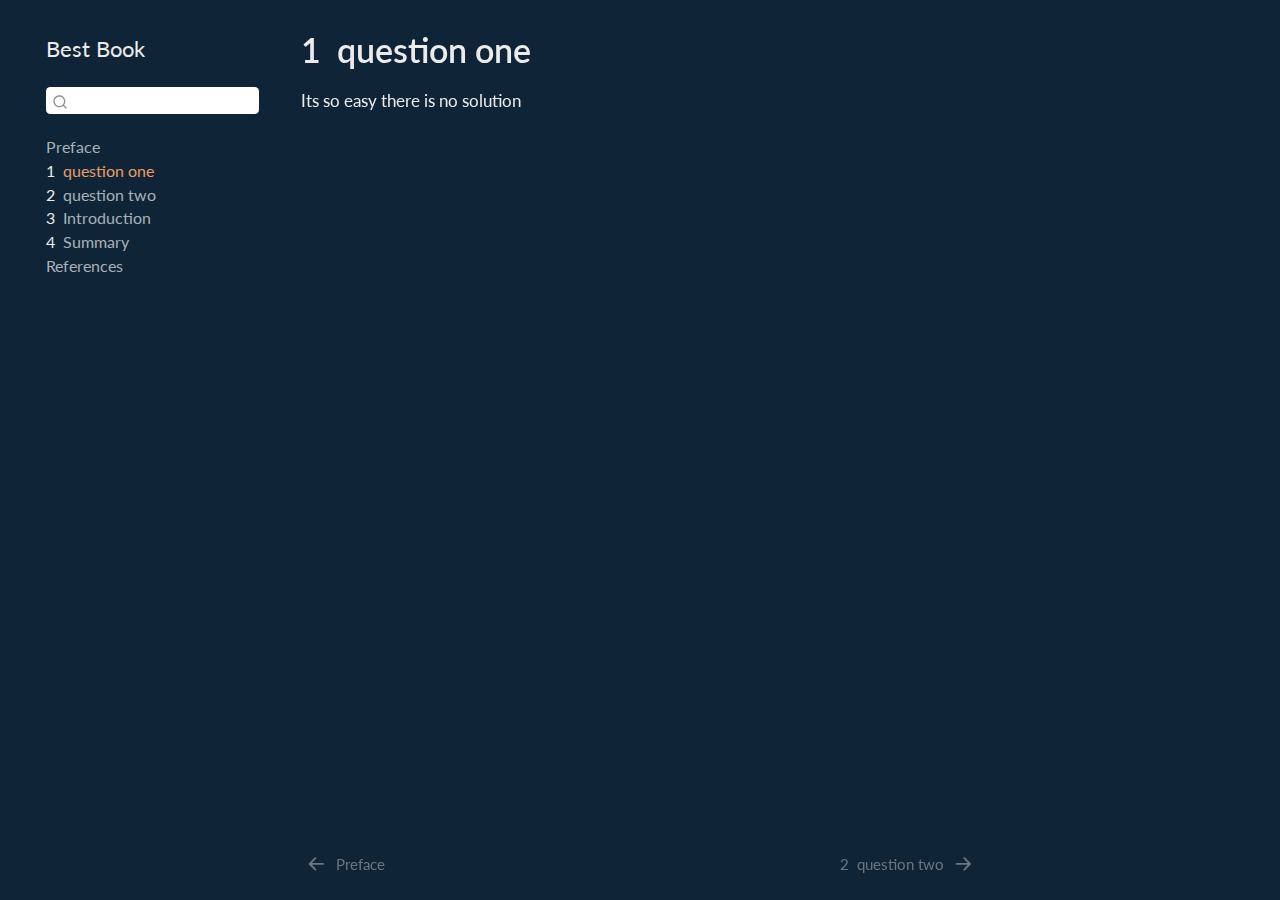
<file: q.html>
<!DOCTYPE html>
<html xmlns="http://www.w3.org/1999/xhtml" lang="en" xml:lang="en"><head>

<meta charset="utf-8">
<meta name="generator" content="quarto-1.5.57">

<meta name="viewport" content="width=device-width, initial-scale=1.0, user-scalable=yes">


<title>1&nbsp; question one – Best Book</title>
<style>
code{white-space: pre-wrap;}
span.smallcaps{font-variant: small-caps;}
div.columns{display: flex; gap: min(4vw, 1.5em);}
div.column{flex: auto; overflow-x: auto;}
div.hanging-indent{margin-left: 1.5em; text-indent: -1.5em;}
ul.task-list{list-style: none;}
ul.task-list li input[type="checkbox"] {
  width: 0.8em;
  margin: 0 0.8em 0.2em -1em; /* quarto-specific, see https://github.com/quarto-dev/quarto-cli/issues/4556 */ 
  vertical-align: middle;
}
</style>


<script src="site_libs/quarto-nav/quarto-nav.js"></script>
<script src="site_libs/quarto-nav/headroom.min.js"></script>
<script src="site_libs/clipboard/clipboard.min.js"></script>
<script src="site_libs/quarto-search/autocomplete.umd.js"></script>
<script src="site_libs/quarto-search/fuse.min.js"></script>
<script src="site_libs/quarto-search/quarto-search.js"></script>
<meta name="quarto:offset" content="./">
<link href="./problem_2.html" rel="next">
<link href="./index.html" rel="prev">
<script src="site_libs/quarto-html/quarto.js"></script>
<script src="site_libs/quarto-html/popper.min.js"></script>
<script src="site_libs/quarto-html/tippy.umd.min.js"></script>
<script src="site_libs/quarto-html/anchor.min.js"></script>
<link href="site_libs/quarto-html/tippy.css" rel="stylesheet">
<link href="site_libs/quarto-html/quarto-syntax-highlighting-dark.css" rel="stylesheet" id="quarto-text-highlighting-styles">
<script src="site_libs/bootstrap/bootstrap.min.js"></script>
<link href="site_libs/bootstrap/bootstrap-icons.css" rel="stylesheet">
<link href="site_libs/bootstrap/bootstrap.min.css" rel="stylesheet" id="quarto-bootstrap" data-mode="dark">
<script id="quarto-search-options" type="application/json">{
  "location": "sidebar",
  "copy-button": false,
  "collapse-after": 3,
  "panel-placement": "start",
  "type": "textbox",
  "limit": 50,
  "keyboard-shortcut": [
    "f",
    "/",
    "s"
  ],
  "show-item-context": false,
  "language": {
    "search-no-results-text": "No results",
    "search-matching-documents-text": "matching documents",
    "search-copy-link-title": "Copy link to search",
    "search-hide-matches-text": "Hide additional matches",
    "search-more-match-text": "more match in this document",
    "search-more-matches-text": "more matches in this document",
    "search-clear-button-title": "Clear",
    "search-text-placeholder": "",
    "search-detached-cancel-button-title": "Cancel",
    "search-submit-button-title": "Submit",
    "search-label": "Search"
  }
}</script>


</head>

<body class="nav-sidebar floating">

<div id="quarto-search-results"></div>
  <header id="quarto-header" class="headroom fixed-top">
  <nav class="quarto-secondary-nav">
    <div class="container-fluid d-flex">
      <button type="button" class="quarto-btn-toggle btn" data-bs-toggle="collapse" role="button" data-bs-target=".quarto-sidebar-collapse-item" aria-controls="quarto-sidebar" aria-expanded="false" aria-label="Toggle sidebar navigation" onclick="if (window.quartoToggleHeadroom) { window.quartoToggleHeadroom(); }">
        <i class="bi bi-layout-text-sidebar-reverse"></i>
      </button>
        <nav class="quarto-page-breadcrumbs" aria-label="breadcrumb"><ol class="breadcrumb"><li class="breadcrumb-item"><a href="./q.html"><span class="chapter-number">1</span>&nbsp; <span class="chapter-title">question one</span></a></li></ol></nav>
        <a class="flex-grow-1" role="navigation" data-bs-toggle="collapse" data-bs-target=".quarto-sidebar-collapse-item" aria-controls="quarto-sidebar" aria-expanded="false" aria-label="Toggle sidebar navigation" onclick="if (window.quartoToggleHeadroom) { window.quartoToggleHeadroom(); }">      
        </a>
      <button type="button" class="btn quarto-search-button" aria-label="Search" onclick="window.quartoOpenSearch();">
        <i class="bi bi-search"></i>
      </button>
    </div>
  </nav>
</header>
<!-- content -->
<div id="quarto-content" class="quarto-container page-columns page-rows-contents page-layout-article">
<!-- sidebar -->
  <nav id="quarto-sidebar" class="sidebar collapse collapse-horizontal quarto-sidebar-collapse-item sidebar-navigation floating overflow-auto">
    <div class="pt-lg-2 mt-2 text-left sidebar-header">
    <div class="sidebar-title mb-0 py-0">
      <a href="./">Best Book</a> 
    </div>
      </div>
        <div class="mt-2 flex-shrink-0 align-items-center">
        <div class="sidebar-search">
        <div id="quarto-search" class="" title="Search"></div>
        </div>
        </div>
    <div class="sidebar-menu-container"> 
    <ul class="list-unstyled mt-1">
        <li class="sidebar-item">
  <div class="sidebar-item-container"> 
  <a href="./index.html" class="sidebar-item-text sidebar-link">
 <span class="menu-text">Preface</span></a>
  </div>
</li>
        <li class="sidebar-item">
  <div class="sidebar-item-container"> 
  <a href="./q.html" class="sidebar-item-text sidebar-link active">
 <span class="menu-text"><span class="chapter-number">1</span>&nbsp; <span class="chapter-title">question one</span></span></a>
  </div>
</li>
        <li class="sidebar-item">
  <div class="sidebar-item-container"> 
  <a href="./problem_2.html" class="sidebar-item-text sidebar-link">
 <span class="menu-text"><span class="chapter-number">2</span>&nbsp; <span class="chapter-title">question two</span></span></a>
  </div>
</li>
        <li class="sidebar-item">
  <div class="sidebar-item-container"> 
  <a href="./intro.html" class="sidebar-item-text sidebar-link">
 <span class="menu-text"><span class="chapter-number">3</span>&nbsp; <span class="chapter-title">Introduction</span></span></a>
  </div>
</li>
        <li class="sidebar-item">
  <div class="sidebar-item-container"> 
  <a href="./summary.html" class="sidebar-item-text sidebar-link">
 <span class="menu-text"><span class="chapter-number">4</span>&nbsp; <span class="chapter-title">Summary</span></span></a>
  </div>
</li>
        <li class="sidebar-item">
  <div class="sidebar-item-container"> 
  <a href="./references.html" class="sidebar-item-text sidebar-link">
 <span class="menu-text">References</span></a>
  </div>
</li>
    </ul>
    </div>
</nav>
<div id="quarto-sidebar-glass" class="quarto-sidebar-collapse-item" data-bs-toggle="collapse" data-bs-target=".quarto-sidebar-collapse-item"></div>
<!-- margin-sidebar -->
    <div id="quarto-margin-sidebar" class="sidebar margin-sidebar zindex-bottom">
        
    </div>
<!-- main -->
<main class="content" id="quarto-document-content">

<header id="title-block-header" class="quarto-title-block default">
<div class="quarto-title">
<h1 class="title"><span class="chapter-number">1</span>&nbsp; <span class="chapter-title">question one</span></h1>
</div>



<div class="quarto-title-meta">

    
  
    
  </div>
  


</header>


<p>Its so easy there is no solution</p>



</main> <!-- /main -->
<script id="quarto-html-after-body" type="application/javascript">
window.document.addEventListener("DOMContentLoaded", function (event) {
  const toggleBodyColorMode = (bsSheetEl) => {
    const mode = bsSheetEl.getAttribute("data-mode");
    const bodyEl = window.document.querySelector("body");
    if (mode === "dark") {
      bodyEl.classList.add("quarto-dark");
      bodyEl.classList.remove("quarto-light");
    } else {
      bodyEl.classList.add("quarto-light");
      bodyEl.classList.remove("quarto-dark");
    }
  }
  const toggleBodyColorPrimary = () => {
    const bsSheetEl = window.document.querySelector("link#quarto-bootstrap");
    if (bsSheetEl) {
      toggleBodyColorMode(bsSheetEl);
    }
  }
  toggleBodyColorPrimary();  
  const icon = "";
  const anchorJS = new window.AnchorJS();
  anchorJS.options = {
    placement: 'right',
    icon: icon
  };
  anchorJS.add('.anchored');
  const isCodeAnnotation = (el) => {
    for (const clz of el.classList) {
      if (clz.startsWith('code-annotation-')) {                     
        return true;
      }
    }
    return false;
  }
  const onCopySuccess = function(e) {
    // button target
    const button = e.trigger;
    // don't keep focus
    button.blur();
    // flash "checked"
    button.classList.add('code-copy-button-checked');
    var currentTitle = button.getAttribute("title");
    button.setAttribute("title", "Copied!");
    let tooltip;
    if (window.bootstrap) {
      button.setAttribute("data-bs-toggle", "tooltip");
      button.setAttribute("data-bs-placement", "left");
      button.setAttribute("data-bs-title", "Copied!");
      tooltip = new bootstrap.Tooltip(button, 
        { trigger: "manual", 
          customClass: "code-copy-button-tooltip",
          offset: [0, -8]});
      tooltip.show();    
    }
    setTimeout(function() {
      if (tooltip) {
        tooltip.hide();
        button.removeAttribute("data-bs-title");
        button.removeAttribute("data-bs-toggle");
        button.removeAttribute("data-bs-placement");
      }
      button.setAttribute("title", currentTitle);
      button.classList.remove('code-copy-button-checked');
    }, 1000);
    // clear code selection
    e.clearSelection();
  }
  const getTextToCopy = function(trigger) {
      const codeEl = trigger.previousElementSibling.cloneNode(true);
      for (const childEl of codeEl.children) {
        if (isCodeAnnotation(childEl)) {
          childEl.remove();
        }
      }
      return codeEl.innerText;
  }
  const clipboard = new window.ClipboardJS('.code-copy-button:not([data-in-quarto-modal])', {
    text: getTextToCopy
  });
  clipboard.on('success', onCopySuccess);
  if (window.document.getElementById('quarto-embedded-source-code-modal')) {
    // For code content inside modals, clipBoardJS needs to be initialized with a container option
    // TODO: Check when it could be a function (https://github.com/zenorocha/clipboard.js/issues/860)
    const clipboardModal = new window.ClipboardJS('.code-copy-button[data-in-quarto-modal]', {
      text: getTextToCopy,
      container: window.document.getElementById('quarto-embedded-source-code-modal')
    });
    clipboardModal.on('success', onCopySuccess);
  }
    var localhostRegex = new RegExp(/^(?:http|https):\/\/localhost\:?[0-9]*\//);
    var mailtoRegex = new RegExp(/^mailto:/);
      var filterRegex = new RegExp('/' + window.location.host + '/');
    var isInternal = (href) => {
        return filterRegex.test(href) || localhostRegex.test(href) || mailtoRegex.test(href);
    }
    // Inspect non-navigation links and adorn them if external
 	var links = window.document.querySelectorAll('a[href]:not(.nav-link):not(.navbar-brand):not(.toc-action):not(.sidebar-link):not(.sidebar-item-toggle):not(.pagination-link):not(.no-external):not([aria-hidden]):not(.dropdown-item):not(.quarto-navigation-tool):not(.about-link)');
    for (var i=0; i<links.length; i++) {
      const link = links[i];
      if (!isInternal(link.href)) {
        // undo the damage that might have been done by quarto-nav.js in the case of
        // links that we want to consider external
        if (link.dataset.originalHref !== undefined) {
          link.href = link.dataset.originalHref;
        }
      }
    }
  function tippyHover(el, contentFn, onTriggerFn, onUntriggerFn) {
    const config = {
      allowHTML: true,
      maxWidth: 500,
      delay: 100,
      arrow: false,
      appendTo: function(el) {
          return el.parentElement;
      },
      interactive: true,
      interactiveBorder: 10,
      theme: 'quarto',
      placement: 'bottom-start',
    };
    if (contentFn) {
      config.content = contentFn;
    }
    if (onTriggerFn) {
      config.onTrigger = onTriggerFn;
    }
    if (onUntriggerFn) {
      config.onUntrigger = onUntriggerFn;
    }
    window.tippy(el, config); 
  }
  const noterefs = window.document.querySelectorAll('a[role="doc-noteref"]');
  for (var i=0; i<noterefs.length; i++) {
    const ref = noterefs[i];
    tippyHover(ref, function() {
      // use id or data attribute instead here
      let href = ref.getAttribute('data-footnote-href') || ref.getAttribute('href');
      try { href = new URL(href).hash; } catch {}
      const id = href.replace(/^#\/?/, "");
      const note = window.document.getElementById(id);
      if (note) {
        return note.innerHTML;
      } else {
        return "";
      }
    });
  }
  const xrefs = window.document.querySelectorAll('a.quarto-xref');
  const processXRef = (id, note) => {
    // Strip column container classes
    const stripColumnClz = (el) => {
      el.classList.remove("page-full", "page-columns");
      if (el.children) {
        for (const child of el.children) {
          stripColumnClz(child);
        }
      }
    }
    stripColumnClz(note)
    if (id === null || id.startsWith('sec-')) {
      // Special case sections, only their first couple elements
      const container = document.createElement("div");
      if (note.children && note.children.length > 2) {
        container.appendChild(note.children[0].cloneNode(true));
        for (let i = 1; i < note.children.length; i++) {
          const child = note.children[i];
          if (child.tagName === "P" && child.innerText === "") {
            continue;
          } else {
            container.appendChild(child.cloneNode(true));
            break;
          }
        }
        if (window.Quarto?.typesetMath) {
          window.Quarto.typesetMath(container);
        }
        return container.innerHTML
      } else {
        if (window.Quarto?.typesetMath) {
          window.Quarto.typesetMath(note);
        }
        return note.innerHTML;
      }
    } else {
      // Remove any anchor links if they are present
      const anchorLink = note.querySelector('a.anchorjs-link');
      if (anchorLink) {
        anchorLink.remove();
      }
      if (window.Quarto?.typesetMath) {
        window.Quarto.typesetMath(note);
      }
      // TODO in 1.5, we should make sure this works without a callout special case
      if (note.classList.contains("callout")) {
        return note.outerHTML;
      } else {
        return note.innerHTML;
      }
    }
  }
  for (var i=0; i<xrefs.length; i++) {
    const xref = xrefs[i];
    tippyHover(xref, undefined, function(instance) {
      instance.disable();
      let url = xref.getAttribute('href');
      let hash = undefined; 
      if (url.startsWith('#')) {
        hash = url;
      } else {
        try { hash = new URL(url).hash; } catch {}
      }
      if (hash) {
        const id = hash.replace(/^#\/?/, "");
        const note = window.document.getElementById(id);
        if (note !== null) {
          try {
            const html = processXRef(id, note.cloneNode(true));
            instance.setContent(html);
          } finally {
            instance.enable();
            instance.show();
          }
        } else {
          // See if we can fetch this
          fetch(url.split('#')[0])
          .then(res => res.text())
          .then(html => {
            const parser = new DOMParser();
            const htmlDoc = parser.parseFromString(html, "text/html");
            const note = htmlDoc.getElementById(id);
            if (note !== null) {
              const html = processXRef(id, note);
              instance.setContent(html);
            } 
          }).finally(() => {
            instance.enable();
            instance.show();
          });
        }
      } else {
        // See if we can fetch a full url (with no hash to target)
        // This is a special case and we should probably do some content thinning / targeting
        fetch(url)
        .then(res => res.text())
        .then(html => {
          const parser = new DOMParser();
          const htmlDoc = parser.parseFromString(html, "text/html");
          const note = htmlDoc.querySelector('main.content');
          if (note !== null) {
            // This should only happen for chapter cross references
            // (since there is no id in the URL)
            // remove the first header
            if (note.children.length > 0 && note.children[0].tagName === "HEADER") {
              note.children[0].remove();
            }
            const html = processXRef(null, note);
            instance.setContent(html);
          } 
        }).finally(() => {
          instance.enable();
          instance.show();
        });
      }
    }, function(instance) {
    });
  }
      let selectedAnnoteEl;
      const selectorForAnnotation = ( cell, annotation) => {
        let cellAttr = 'data-code-cell="' + cell + '"';
        let lineAttr = 'data-code-annotation="' +  annotation + '"';
        const selector = 'span[' + cellAttr + '][' + lineAttr + ']';
        return selector;
      }
      const selectCodeLines = (annoteEl) => {
        const doc = window.document;
        const targetCell = annoteEl.getAttribute("data-target-cell");
        const targetAnnotation = annoteEl.getAttribute("data-target-annotation");
        const annoteSpan = window.document.querySelector(selectorForAnnotation(targetCell, targetAnnotation));
        const lines = annoteSpan.getAttribute("data-code-lines").split(",");
        const lineIds = lines.map((line) => {
          return targetCell + "-" + line;
        })
        let top = null;
        let height = null;
        let parent = null;
        if (lineIds.length > 0) {
            //compute the position of the single el (top and bottom and make a div)
            const el = window.document.getElementById(lineIds[0]);
            top = el.offsetTop;
            height = el.offsetHeight;
            parent = el.parentElement.parentElement;
          if (lineIds.length > 1) {
            const lastEl = window.document.getElementById(lineIds[lineIds.length - 1]);
            const bottom = lastEl.offsetTop + lastEl.offsetHeight;
            height = bottom - top;
          }
          if (top !== null && height !== null && parent !== null) {
            // cook up a div (if necessary) and position it 
            let div = window.document.getElementById("code-annotation-line-highlight");
            if (div === null) {
              div = window.document.createElement("div");
              div.setAttribute("id", "code-annotation-line-highlight");
              div.style.position = 'absolute';
              parent.appendChild(div);
            }
            div.style.top = top - 2 + "px";
            div.style.height = height + 4 + "px";
            div.style.left = 0;
            let gutterDiv = window.document.getElementById("code-annotation-line-highlight-gutter");
            if (gutterDiv === null) {
              gutterDiv = window.document.createElement("div");
              gutterDiv.setAttribute("id", "code-annotation-line-highlight-gutter");
              gutterDiv.style.position = 'absolute';
              const codeCell = window.document.getElementById(targetCell);
              const gutter = codeCell.querySelector('.code-annotation-gutter');
              gutter.appendChild(gutterDiv);
            }
            gutterDiv.style.top = top - 2 + "px";
            gutterDiv.style.height = height + 4 + "px";
          }
          selectedAnnoteEl = annoteEl;
        }
      };
      const unselectCodeLines = () => {
        const elementsIds = ["code-annotation-line-highlight", "code-annotation-line-highlight-gutter"];
        elementsIds.forEach((elId) => {
          const div = window.document.getElementById(elId);
          if (div) {
            div.remove();
          }
        });
        selectedAnnoteEl = undefined;
      };
        // Handle positioning of the toggle
    window.addEventListener(
      "resize",
      throttle(() => {
        elRect = undefined;
        if (selectedAnnoteEl) {
          selectCodeLines(selectedAnnoteEl);
        }
      }, 10)
    );
    function throttle(fn, ms) {
    let throttle = false;
    let timer;
      return (...args) => {
        if(!throttle) { // first call gets through
            fn.apply(this, args);
            throttle = true;
        } else { // all the others get throttled
            if(timer) clearTimeout(timer); // cancel #2
            timer = setTimeout(() => {
              fn.apply(this, args);
              timer = throttle = false;
            }, ms);
        }
      };
    }
      // Attach click handler to the DT
      const annoteDls = window.document.querySelectorAll('dt[data-target-cell]');
      for (const annoteDlNode of annoteDls) {
        annoteDlNode.addEventListener('click', (event) => {
          const clickedEl = event.target;
          if (clickedEl !== selectedAnnoteEl) {
            unselectCodeLines();
            const activeEl = window.document.querySelector('dt[data-target-cell].code-annotation-active');
            if (activeEl) {
              activeEl.classList.remove('code-annotation-active');
            }
            selectCodeLines(clickedEl);
            clickedEl.classList.add('code-annotation-active');
          } else {
            // Unselect the line
            unselectCodeLines();
            clickedEl.classList.remove('code-annotation-active');
          }
        });
      }
  const findCites = (el) => {
    const parentEl = el.parentElement;
    if (parentEl) {
      const cites = parentEl.dataset.cites;
      if (cites) {
        return {
          el,
          cites: cites.split(' ')
        };
      } else {
        return findCites(el.parentElement)
      }
    } else {
      return undefined;
    }
  };
  var bibliorefs = window.document.querySelectorAll('a[role="doc-biblioref"]');
  for (var i=0; i<bibliorefs.length; i++) {
    const ref = bibliorefs[i];
    const citeInfo = findCites(ref);
    if (citeInfo) {
      tippyHover(citeInfo.el, function() {
        var popup = window.document.createElement('div');
        citeInfo.cites.forEach(function(cite) {
          var citeDiv = window.document.createElement('div');
          citeDiv.classList.add('hanging-indent');
          citeDiv.classList.add('csl-entry');
          var biblioDiv = window.document.getElementById('ref-' + cite);
          if (biblioDiv) {
            citeDiv.innerHTML = biblioDiv.innerHTML;
          }
          popup.appendChild(citeDiv);
        });
        return popup.innerHTML;
      });
    }
  }
});
</script>
<nav class="page-navigation">
  <div class="nav-page nav-page-previous">
      <a href="./index.html" class="pagination-link" aria-label="Preface">
        <i class="bi bi-arrow-left-short"></i> <span class="nav-page-text">Preface</span>
      </a>          
  </div>
  <div class="nav-page nav-page-next">
      <a href="./problem_2.html" class="pagination-link" aria-label="question two">
        <span class="nav-page-text"><span class="chapter-number">2</span>&nbsp; <span class="chapter-title">question two</span></span> <i class="bi bi-arrow-right-short"></i>
      </a>
  </div>
</nav>
</div> <!-- /content -->




</body></html>
</file>
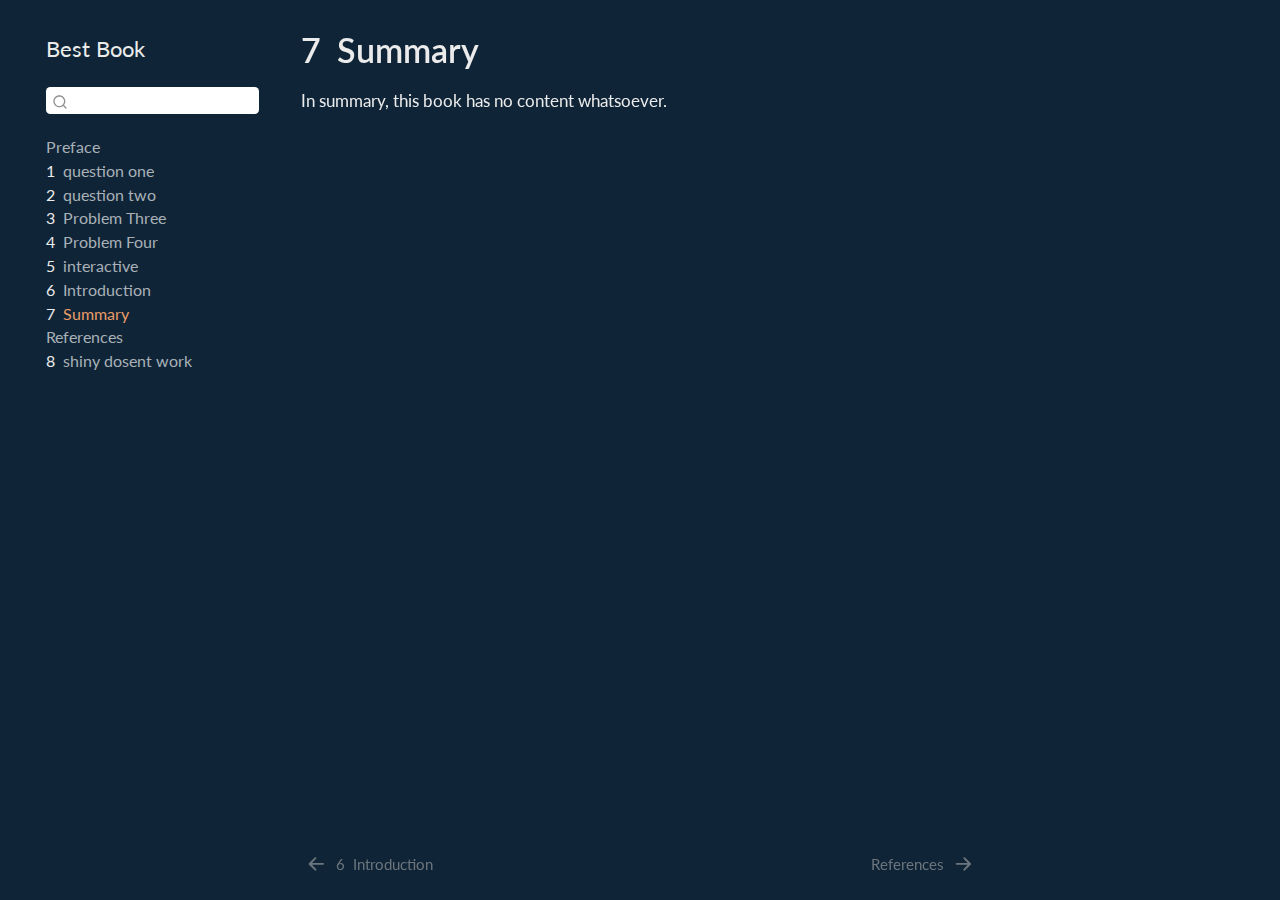
<file: summary.html>
<!DOCTYPE html>
<html xmlns="http://www.w3.org/1999/xhtml" lang="en" xml:lang="en"><head>

<meta charset="utf-8">
<meta name="generator" content="quarto-1.5.57">

<meta name="viewport" content="width=device-width, initial-scale=1.0, user-scalable=yes">


<title>7&nbsp; Summary – Best Book</title>
<style>
code{white-space: pre-wrap;}
span.smallcaps{font-variant: small-caps;}
div.columns{display: flex; gap: min(4vw, 1.5em);}
div.column{flex: auto; overflow-x: auto;}
div.hanging-indent{margin-left: 1.5em; text-indent: -1.5em;}
ul.task-list{list-style: none;}
ul.task-list li input[type="checkbox"] {
  width: 0.8em;
  margin: 0 0.8em 0.2em -1em; /* quarto-specific, see https://github.com/quarto-dev/quarto-cli/issues/4556 */ 
  vertical-align: middle;
}
</style>


<script src="site_libs/quarto-nav/quarto-nav.js"></script>
<script src="site_libs/quarto-nav/headroom.min.js"></script>
<script src="site_libs/clipboard/clipboard.min.js"></script>
<script src="site_libs/quarto-search/autocomplete.umd.js"></script>
<script src="site_libs/quarto-search/fuse.min.js"></script>
<script src="site_libs/quarto-search/quarto-search.js"></script>
<meta name="quarto:offset" content="./">
<link href="./references.html" rel="next">
<link href="./intro.html" rel="prev">
<script src="site_libs/quarto-html/quarto.js"></script>
<script src="site_libs/quarto-html/popper.min.js"></script>
<script src="site_libs/quarto-html/tippy.umd.min.js"></script>
<script src="site_libs/quarto-html/anchor.min.js"></script>
<link href="site_libs/quarto-html/tippy.css" rel="stylesheet">
<link href="site_libs/quarto-html/quarto-syntax-highlighting-dark.css" rel="stylesheet" id="quarto-text-highlighting-styles">
<script src="site_libs/bootstrap/bootstrap.min.js"></script>
<link href="site_libs/bootstrap/bootstrap-icons.css" rel="stylesheet">
<link href="site_libs/bootstrap/bootstrap.min.css" rel="stylesheet" id="quarto-bootstrap" data-mode="dark">
<script id="quarto-search-options" type="application/json">{
  "location": "sidebar",
  "copy-button": false,
  "collapse-after": 3,
  "panel-placement": "start",
  "type": "textbox",
  "limit": 50,
  "keyboard-shortcut": [
    "f",
    "/",
    "s"
  ],
  "show-item-context": false,
  "language": {
    "search-no-results-text": "No results",
    "search-matching-documents-text": "matching documents",
    "search-copy-link-title": "Copy link to search",
    "search-hide-matches-text": "Hide additional matches",
    "search-more-match-text": "more match in this document",
    "search-more-matches-text": "more matches in this document",
    "search-clear-button-title": "Clear",
    "search-text-placeholder": "",
    "search-detached-cancel-button-title": "Cancel",
    "search-submit-button-title": "Submit",
    "search-label": "Search"
  }
}</script>


</head>

<body class="nav-sidebar floating">

<div id="quarto-search-results"></div>
  <header id="quarto-header" class="headroom fixed-top">
  <nav class="quarto-secondary-nav">
    <div class="container-fluid d-flex">
      <button type="button" class="quarto-btn-toggle btn" data-bs-toggle="collapse" role="button" data-bs-target=".quarto-sidebar-collapse-item" aria-controls="quarto-sidebar" aria-expanded="false" aria-label="Toggle sidebar navigation" onclick="if (window.quartoToggleHeadroom) { window.quartoToggleHeadroom(); }">
        <i class="bi bi-layout-text-sidebar-reverse"></i>
      </button>
        <nav class="quarto-page-breadcrumbs" aria-label="breadcrumb"><ol class="breadcrumb"><li class="breadcrumb-item"><a href="./summary.html"><span class="chapter-number">7</span>&nbsp; <span class="chapter-title">Summary</span></a></li></ol></nav>
        <a class="flex-grow-1" role="navigation" data-bs-toggle="collapse" data-bs-target=".quarto-sidebar-collapse-item" aria-controls="quarto-sidebar" aria-expanded="false" aria-label="Toggle sidebar navigation" onclick="if (window.quartoToggleHeadroom) { window.quartoToggleHeadroom(); }">      
        </a>
      <button type="button" class="btn quarto-search-button" aria-label="Search" onclick="window.quartoOpenSearch();">
        <i class="bi bi-search"></i>
      </button>
    </div>
  </nav>
</header>
<!-- content -->
<div id="quarto-content" class="quarto-container page-columns page-rows-contents page-layout-article">
<!-- sidebar -->
  <nav id="quarto-sidebar" class="sidebar collapse collapse-horizontal quarto-sidebar-collapse-item sidebar-navigation floating overflow-auto">
    <div class="pt-lg-2 mt-2 text-left sidebar-header">
    <div class="sidebar-title mb-0 py-0">
      <a href="./">Best Book</a> 
    </div>
      </div>
        <div class="mt-2 flex-shrink-0 align-items-center">
        <div class="sidebar-search">
        <div id="quarto-search" class="" title="Search"></div>
        </div>
        </div>
    <div class="sidebar-menu-container"> 
    <ul class="list-unstyled mt-1">
        <li class="sidebar-item">
  <div class="sidebar-item-container"> 
  <a href="./index.html" class="sidebar-item-text sidebar-link">
 <span class="menu-text">Preface</span></a>
  </div>
</li>
        <li class="sidebar-item">
  <div class="sidebar-item-container"> 
  <a href="./problem_1.html" class="sidebar-item-text sidebar-link">
 <span class="menu-text"><span class="chapter-number">1</span>&nbsp; <span class="chapter-title">question one</span></span></a>
  </div>
</li>
        <li class="sidebar-item">
  <div class="sidebar-item-container"> 
  <a href="./problem_2.html" class="sidebar-item-text sidebar-link">
 <span class="menu-text"><span class="chapter-number">2</span>&nbsp; <span class="chapter-title">question two</span></span></a>
  </div>
</li>
        <li class="sidebar-item">
  <div class="sidebar-item-container"> 
  <a href="./problem_3.html" class="sidebar-item-text sidebar-link">
 <span class="menu-text"><span class="chapter-number">3</span>&nbsp; <span class="chapter-title">Problem Three</span></span></a>
  </div>
</li>
        <li class="sidebar-item">
  <div class="sidebar-item-container"> 
  <a href="./problem_4.html" class="sidebar-item-text sidebar-link">
 <span class="menu-text"><span class="chapter-number">4</span>&nbsp; <span class="chapter-title">Problem Four</span></span></a>
  </div>
</li>
        <li class="sidebar-item">
  <div class="sidebar-item-container"> 
  <a href="./interactive.html" class="sidebar-item-text sidebar-link">
 <span class="menu-text"><span class="chapter-number">5</span>&nbsp; <span class="chapter-title">interactive</span></span></a>
  </div>
</li>
        <li class="sidebar-item">
  <div class="sidebar-item-container"> 
  <a href="./intro.html" class="sidebar-item-text sidebar-link">
 <span class="menu-text"><span class="chapter-number">6</span>&nbsp; <span class="chapter-title">Introduction</span></span></a>
  </div>
</li>
        <li class="sidebar-item">
  <div class="sidebar-item-container"> 
  <a href="./summary.html" class="sidebar-item-text sidebar-link active">
 <span class="menu-text"><span class="chapter-number">7</span>&nbsp; <span class="chapter-title">Summary</span></span></a>
  </div>
</li>
        <li class="sidebar-item">
  <div class="sidebar-item-container"> 
  <a href="./references.html" class="sidebar-item-text sidebar-link">
 <span class="menu-text">References</span></a>
  </div>
</li>
        <li class="sidebar-item">
  <div class="sidebar-item-container"> 
  <a href="./shiny.html" class="sidebar-item-text sidebar-link">
 <span class="menu-text"><span class="chapter-number">8</span>&nbsp; <span class="chapter-title">shiny dosent work</span></span></a>
  </div>
</li>
    </ul>
    </div>
</nav>
<div id="quarto-sidebar-glass" class="quarto-sidebar-collapse-item" data-bs-toggle="collapse" data-bs-target=".quarto-sidebar-collapse-item"></div>
<!-- margin-sidebar -->
    <div id="quarto-margin-sidebar" class="sidebar margin-sidebar zindex-bottom">
        
    </div>
<!-- main -->
<main class="content" id="quarto-document-content">

<header id="title-block-header" class="quarto-title-block default">
<div class="quarto-title">
<h1 class="title"><span class="chapter-number">7</span>&nbsp; <span class="chapter-title">Summary</span></h1>
</div>



<div class="quarto-title-meta">

    
  
    
  </div>
  


</header>


<p>In summary, this book has no content whatsoever.</p>



</main> <!-- /main -->
<script id="quarto-html-after-body" type="application/javascript">
window.document.addEventListener("DOMContentLoaded", function (event) {
  const toggleBodyColorMode = (bsSheetEl) => {
    const mode = bsSheetEl.getAttribute("data-mode");
    const bodyEl = window.document.querySelector("body");
    if (mode === "dark") {
      bodyEl.classList.add("quarto-dark");
      bodyEl.classList.remove("quarto-light");
    } else {
      bodyEl.classList.add("quarto-light");
      bodyEl.classList.remove("quarto-dark");
    }
  }
  const toggleBodyColorPrimary = () => {
    const bsSheetEl = window.document.querySelector("link#quarto-bootstrap");
    if (bsSheetEl) {
      toggleBodyColorMode(bsSheetEl);
    }
  }
  toggleBodyColorPrimary();  
  const icon = "";
  const anchorJS = new window.AnchorJS();
  anchorJS.options = {
    placement: 'right',
    icon: icon
  };
  anchorJS.add('.anchored');
  const isCodeAnnotation = (el) => {
    for (const clz of el.classList) {
      if (clz.startsWith('code-annotation-')) {                     
        return true;
      }
    }
    return false;
  }
  const onCopySuccess = function(e) {
    // button target
    const button = e.trigger;
    // don't keep focus
    button.blur();
    // flash "checked"
    button.classList.add('code-copy-button-checked');
    var currentTitle = button.getAttribute("title");
    button.setAttribute("title", "Copied!");
    let tooltip;
    if (window.bootstrap) {
      button.setAttribute("data-bs-toggle", "tooltip");
      button.setAttribute("data-bs-placement", "left");
      button.setAttribute("data-bs-title", "Copied!");
      tooltip = new bootstrap.Tooltip(button, 
        { trigger: "manual", 
          customClass: "code-copy-button-tooltip",
          offset: [0, -8]});
      tooltip.show();    
    }
    setTimeout(function() {
      if (tooltip) {
        tooltip.hide();
        button.removeAttribute("data-bs-title");
        button.removeAttribute("data-bs-toggle");
        button.removeAttribute("data-bs-placement");
      }
      button.setAttribute("title", currentTitle);
      button.classList.remove('code-copy-button-checked');
    }, 1000);
    // clear code selection
    e.clearSelection();
  }
  const getTextToCopy = function(trigger) {
      const codeEl = trigger.previousElementSibling.cloneNode(true);
      for (const childEl of codeEl.children) {
        if (isCodeAnnotation(childEl)) {
          childEl.remove();
        }
      }
      return codeEl.innerText;
  }
  const clipboard = new window.ClipboardJS('.code-copy-button:not([data-in-quarto-modal])', {
    text: getTextToCopy
  });
  clipboard.on('success', onCopySuccess);
  if (window.document.getElementById('quarto-embedded-source-code-modal')) {
    // For code content inside modals, clipBoardJS needs to be initialized with a container option
    // TODO: Check when it could be a function (https://github.com/zenorocha/clipboard.js/issues/860)
    const clipboardModal = new window.ClipboardJS('.code-copy-button[data-in-quarto-modal]', {
      text: getTextToCopy,
      container: window.document.getElementById('quarto-embedded-source-code-modal')
    });
    clipboardModal.on('success', onCopySuccess);
  }
    var localhostRegex = new RegExp(/^(?:http|https):\/\/localhost\:?[0-9]*\//);
    var mailtoRegex = new RegExp(/^mailto:/);
      var filterRegex = new RegExp('/' + window.location.host + '/');
    var isInternal = (href) => {
        return filterRegex.test(href) || localhostRegex.test(href) || mailtoRegex.test(href);
    }
    // Inspect non-navigation links and adorn them if external
 	var links = window.document.querySelectorAll('a[href]:not(.nav-link):not(.navbar-brand):not(.toc-action):not(.sidebar-link):not(.sidebar-item-toggle):not(.pagination-link):not(.no-external):not([aria-hidden]):not(.dropdown-item):not(.quarto-navigation-tool):not(.about-link)');
    for (var i=0; i<links.length; i++) {
      const link = links[i];
      if (!isInternal(link.href)) {
        // undo the damage that might have been done by quarto-nav.js in the case of
        // links that we want to consider external
        if (link.dataset.originalHref !== undefined) {
          link.href = link.dataset.originalHref;
        }
      }
    }
  function tippyHover(el, contentFn, onTriggerFn, onUntriggerFn) {
    const config = {
      allowHTML: true,
      maxWidth: 500,
      delay: 100,
      arrow: false,
      appendTo: function(el) {
          return el.parentElement;
      },
      interactive: true,
      interactiveBorder: 10,
      theme: 'quarto',
      placement: 'bottom-start',
    };
    if (contentFn) {
      config.content = contentFn;
    }
    if (onTriggerFn) {
      config.onTrigger = onTriggerFn;
    }
    if (onUntriggerFn) {
      config.onUntrigger = onUntriggerFn;
    }
    window.tippy(el, config); 
  }
  const noterefs = window.document.querySelectorAll('a[role="doc-noteref"]');
  for (var i=0; i<noterefs.length; i++) {
    const ref = noterefs[i];
    tippyHover(ref, function() {
      // use id or data attribute instead here
      let href = ref.getAttribute('data-footnote-href') || ref.getAttribute('href');
      try { href = new URL(href).hash; } catch {}
      const id = href.replace(/^#\/?/, "");
      const note = window.document.getElementById(id);
      if (note) {
        return note.innerHTML;
      } else {
        return "";
      }
    });
  }
  const xrefs = window.document.querySelectorAll('a.quarto-xref');
  const processXRef = (id, note) => {
    // Strip column container classes
    const stripColumnClz = (el) => {
      el.classList.remove("page-full", "page-columns");
      if (el.children) {
        for (const child of el.children) {
          stripColumnClz(child);
        }
      }
    }
    stripColumnClz(note)
    if (id === null || id.startsWith('sec-')) {
      // Special case sections, only their first couple elements
      const container = document.createElement("div");
      if (note.children && note.children.length > 2) {
        container.appendChild(note.children[0].cloneNode(true));
        for (let i = 1; i < note.children.length; i++) {
          const child = note.children[i];
          if (child.tagName === "P" && child.innerText === "") {
            continue;
          } else {
            container.appendChild(child.cloneNode(true));
            break;
          }
        }
        if (window.Quarto?.typesetMath) {
          window.Quarto.typesetMath(container);
        }
        return container.innerHTML
      } else {
        if (window.Quarto?.typesetMath) {
          window.Quarto.typesetMath(note);
        }
        return note.innerHTML;
      }
    } else {
      // Remove any anchor links if they are present
      const anchorLink = note.querySelector('a.anchorjs-link');
      if (anchorLink) {
        anchorLink.remove();
      }
      if (window.Quarto?.typesetMath) {
        window.Quarto.typesetMath(note);
      }
      // TODO in 1.5, we should make sure this works without a callout special case
      if (note.classList.contains("callout")) {
        return note.outerHTML;
      } else {
        return note.innerHTML;
      }
    }
  }
  for (var i=0; i<xrefs.length; i++) {
    const xref = xrefs[i];
    tippyHover(xref, undefined, function(instance) {
      instance.disable();
      let url = xref.getAttribute('href');
      let hash = undefined; 
      if (url.startsWith('#')) {
        hash = url;
      } else {
        try { hash = new URL(url).hash; } catch {}
      }
      if (hash) {
        const id = hash.replace(/^#\/?/, "");
        const note = window.document.getElementById(id);
        if (note !== null) {
          try {
            const html = processXRef(id, note.cloneNode(true));
            instance.setContent(html);
          } finally {
            instance.enable();
            instance.show();
          }
        } else {
          // See if we can fetch this
          fetch(url.split('#')[0])
          .then(res => res.text())
          .then(html => {
            const parser = new DOMParser();
            const htmlDoc = parser.parseFromString(html, "text/html");
            const note = htmlDoc.getElementById(id);
            if (note !== null) {
              const html = processXRef(id, note);
              instance.setContent(html);
            } 
          }).finally(() => {
            instance.enable();
            instance.show();
          });
        }
      } else {
        // See if we can fetch a full url (with no hash to target)
        // This is a special case and we should probably do some content thinning / targeting
        fetch(url)
        .then(res => res.text())
        .then(html => {
          const parser = new DOMParser();
          const htmlDoc = parser.parseFromString(html, "text/html");
          const note = htmlDoc.querySelector('main.content');
          if (note !== null) {
            // This should only happen for chapter cross references
            // (since there is no id in the URL)
            // remove the first header
            if (note.children.length > 0 && note.children[0].tagName === "HEADER") {
              note.children[0].remove();
            }
            const html = processXRef(null, note);
            instance.setContent(html);
          } 
        }).finally(() => {
          instance.enable();
          instance.show();
        });
      }
    }, function(instance) {
    });
  }
      let selectedAnnoteEl;
      const selectorForAnnotation = ( cell, annotation) => {
        let cellAttr = 'data-code-cell="' + cell + '"';
        let lineAttr = 'data-code-annotation="' +  annotation + '"';
        const selector = 'span[' + cellAttr + '][' + lineAttr + ']';
        return selector;
      }
      const selectCodeLines = (annoteEl) => {
        const doc = window.document;
        const targetCell = annoteEl.getAttribute("data-target-cell");
        const targetAnnotation = annoteEl.getAttribute("data-target-annotation");
        const annoteSpan = window.document.querySelector(selectorForAnnotation(targetCell, targetAnnotation));
        const lines = annoteSpan.getAttribute("data-code-lines").split(",");
        const lineIds = lines.map((line) => {
          return targetCell + "-" + line;
        })
        let top = null;
        let height = null;
        let parent = null;
        if (lineIds.length > 0) {
            //compute the position of the single el (top and bottom and make a div)
            const el = window.document.getElementById(lineIds[0]);
            top = el.offsetTop;
            height = el.offsetHeight;
            parent = el.parentElement.parentElement;
          if (lineIds.length > 1) {
            const lastEl = window.document.getElementById(lineIds[lineIds.length - 1]);
            const bottom = lastEl.offsetTop + lastEl.offsetHeight;
            height = bottom - top;
          }
          if (top !== null && height !== null && parent !== null) {
            // cook up a div (if necessary) and position it 
            let div = window.document.getElementById("code-annotation-line-highlight");
            if (div === null) {
              div = window.document.createElement("div");
              div.setAttribute("id", "code-annotation-line-highlight");
              div.style.position = 'absolute';
              parent.appendChild(div);
            }
            div.style.top = top - 2 + "px";
            div.style.height = height + 4 + "px";
            div.style.left = 0;
            let gutterDiv = window.document.getElementById("code-annotation-line-highlight-gutter");
            if (gutterDiv === null) {
              gutterDiv = window.document.createElement("div");
              gutterDiv.setAttribute("id", "code-annotation-line-highlight-gutter");
              gutterDiv.style.position = 'absolute';
              const codeCell = window.document.getElementById(targetCell);
              const gutter = codeCell.querySelector('.code-annotation-gutter');
              gutter.appendChild(gutterDiv);
            }
            gutterDiv.style.top = top - 2 + "px";
            gutterDiv.style.height = height + 4 + "px";
          }
          selectedAnnoteEl = annoteEl;
        }
      };
      const unselectCodeLines = () => {
        const elementsIds = ["code-annotation-line-highlight", "code-annotation-line-highlight-gutter"];
        elementsIds.forEach((elId) => {
          const div = window.document.getElementById(elId);
          if (div) {
            div.remove();
          }
        });
        selectedAnnoteEl = undefined;
      };
        // Handle positioning of the toggle
    window.addEventListener(
      "resize",
      throttle(() => {
        elRect = undefined;
        if (selectedAnnoteEl) {
          selectCodeLines(selectedAnnoteEl);
        }
      }, 10)
    );
    function throttle(fn, ms) {
    let throttle = false;
    let timer;
      return (...args) => {
        if(!throttle) { // first call gets through
            fn.apply(this, args);
            throttle = true;
        } else { // all the others get throttled
            if(timer) clearTimeout(timer); // cancel #2
            timer = setTimeout(() => {
              fn.apply(this, args);
              timer = throttle = false;
            }, ms);
        }
      };
    }
      // Attach click handler to the DT
      const annoteDls = window.document.querySelectorAll('dt[data-target-cell]');
      for (const annoteDlNode of annoteDls) {
        annoteDlNode.addEventListener('click', (event) => {
          const clickedEl = event.target;
          if (clickedEl !== selectedAnnoteEl) {
            unselectCodeLines();
            const activeEl = window.document.querySelector('dt[data-target-cell].code-annotation-active');
            if (activeEl) {
              activeEl.classList.remove('code-annotation-active');
            }
            selectCodeLines(clickedEl);
            clickedEl.classList.add('code-annotation-active');
          } else {
            // Unselect the line
            unselectCodeLines();
            clickedEl.classList.remove('code-annotation-active');
          }
        });
      }
  const findCites = (el) => {
    const parentEl = el.parentElement;
    if (parentEl) {
      const cites = parentEl.dataset.cites;
      if (cites) {
        return {
          el,
          cites: cites.split(' ')
        };
      } else {
        return findCites(el.parentElement)
      }
    } else {
      return undefined;
    }
  };
  var bibliorefs = window.document.querySelectorAll('a[role="doc-biblioref"]');
  for (var i=0; i<bibliorefs.length; i++) {
    const ref = bibliorefs[i];
    const citeInfo = findCites(ref);
    if (citeInfo) {
      tippyHover(citeInfo.el, function() {
        var popup = window.document.createElement('div');
        citeInfo.cites.forEach(function(cite) {
          var citeDiv = window.document.createElement('div');
          citeDiv.classList.add('hanging-indent');
          citeDiv.classList.add('csl-entry');
          var biblioDiv = window.document.getElementById('ref-' + cite);
          if (biblioDiv) {
            citeDiv.innerHTML = biblioDiv.innerHTML;
          }
          popup.appendChild(citeDiv);
        });
        return popup.innerHTML;
      });
    }
  }
});
</script>
<nav class="page-navigation">
  <div class="nav-page nav-page-previous">
      <a href="./intro.html" class="pagination-link" aria-label="Introduction">
        <i class="bi bi-arrow-left-short"></i> <span class="nav-page-text"><span class="chapter-number">6</span>&nbsp; <span class="chapter-title">Introduction</span></span>
      </a>          
  </div>
  <div class="nav-page nav-page-next">
      <a href="./references.html" class="pagination-link" aria-label="References">
        <span class="nav-page-text">References</span> <i class="bi bi-arrow-right-short"></i>
      </a>
  </div>
</nav>
</div> <!-- /content -->




</body></html>
</file>
<file: site_libs/quarto-html/tippy.css>
.tippy-box[data-animation=fade][data-state=hidden]{opacity:0}[data-tippy-root]{max-width:calc(100vw - 10px)}.tippy-box{position:relative;background-color:#333;color:#fff;border-radius:4px;font-size:14px;line-height:1.4;white-space:normal;outline:0;transition-property:transform,visibility,opacity}.tippy-box[data-placement^=top]>.tippy-arrow{bottom:0}.tippy-box[data-placement^=top]>.tippy-arrow:before{bottom:-7px;left:0;border-width:8px 8px 0;border-top-color:initial;transform-origin:center top}.tippy-box[data-placement^=bottom]>.tippy-arrow{top:0}.tippy-box[data-placement^=bottom]>.tippy-arrow:before{top:-7px;left:0;border-width:0 8px 8px;border-bottom-color:initial;transform-origin:center bottom}.tippy-box[data-placement^=left]>.tippy-arrow{right:0}.tippy-box[data-placement^=left]>.tippy-arrow:before{border-width:8px 0 8px 8px;border-left-color:initial;right:-7px;transform-origin:center left}.tippy-box[data-placement^=right]>.tippy-arrow{left:0}.tippy-box[data-placement^=right]>.tippy-arrow:before{left:-7px;border-width:8px 8px 8px 0;border-right-color:initial;transform-origin:center right}.tippy-box[data-inertia][data-state=visible]{transition-timing-function:cubic-bezier(.54,1.5,.38,1.11)}.tippy-arrow{width:16px;height:16px;color:#333}.tippy-arrow:before{content:"";position:absolute;border-color:transparent;border-style:solid}.tippy-content{position:relative;padding:5px 9px;z-index:1}
</file>
<file: site_libs/quarto-html/quarto-syntax-highlighting-dark.css>
/* quarto syntax highlight colors */
:root {
  --quarto-hl-al-color: #f07178;
  --quarto-hl-an-color: #d4d0ab;
  --quarto-hl-at-color: #00e0e0;
  --quarto-hl-bn-color: #d4d0ab;
  --quarto-hl-bu-color: #abe338;
  --quarto-hl-ch-color: #abe338;
  --quarto-hl-co-color: #f8f8f2;
  --quarto-hl-cv-color: #ffd700;
  --quarto-hl-cn-color: #ffd700;
  --quarto-hl-cf-color: #ffa07a;
  --quarto-hl-dt-color: #ffa07a;
  --quarto-hl-dv-color: #d4d0ab;
  --quarto-hl-do-color: #f8f8f2;
  --quarto-hl-er-color: #f07178;
  --quarto-hl-ex-color: #00e0e0;
  --quarto-hl-fl-color: #d4d0ab;
  --quarto-hl-fu-color: #ffa07a;
  --quarto-hl-im-color: #abe338;
  --quarto-hl-in-color: #d4d0ab;
  --quarto-hl-kw-color: #ffa07a;
  --quarto-hl-op-color: #ffa07a;
  --quarto-hl-ot-color: #00e0e0;
  --quarto-hl-pp-color: #dcc6e0;
  --quarto-hl-re-color: #00e0e0;
  --quarto-hl-sc-color: #abe338;
  --quarto-hl-ss-color: #abe338;
  --quarto-hl-st-color: #abe338;
  --quarto-hl-va-color: #00e0e0;
  --quarto-hl-vs-color: #abe338;
  --quarto-hl-wa-color: #dcc6e0;
}

/* other quarto variables */
:root {
  --quarto-font-monospace: SFMono-Regular, Menlo, Monaco, Consolas, "Liberation Mono", "Courier New", monospace;
}

code span.al {
  background-color: #2a0f15;
  font-weight: bold;
  color: #f07178;
}

code span.an {
  color: #d4d0ab;
}

code span.at {
  color: #00e0e0;
}

code span.bn {
  color: #d4d0ab;
}

code span.bu {
  color: #abe338;
}

code span.ch {
  color: #abe338;
}

code span.co {
  font-style: italic;
  color: #f8f8f2;
}

code span.cv {
  color: #ffd700;
}

code span.cn {
  color: #ffd700;
}

code span.cf {
  font-weight: bold;
  color: #ffa07a;
}

code span.dt {
  color: #ffa07a;
}

code span.dv {
  color: #d4d0ab;
}

code span.do {
  color: #f8f8f2;
}

code span.er {
  color: #f07178;
  text-decoration: underline;
}

code span.ex {
  font-weight: bold;
  color: #00e0e0;
}

code span.fl {
  color: #d4d0ab;
}

code span.fu {
  color: #ffa07a;
}

code span.im {
  color: #abe338;
}

code span.in {
  color: #d4d0ab;
}

code span.kw {
  font-weight: bold;
  color: #ffa07a;
}

pre > code.sourceCode > span {
  color: #f8f8f2;
}

code span {
  color: #f8f8f2;
}

code.sourceCode > span {
  color: #f8f8f2;
}

div.sourceCode,
div.sourceCode pre.sourceCode {
  color: #f8f8f2;
}

code span.op {
  color: #ffa07a;
}

code span.ot {
  color: #00e0e0;
}

code span.pp {
  color: #dcc6e0;
}

code span.re {
  background-color: #f8f8f2;
  color: #00e0e0;
}

code span.sc {
  color: #abe338;
}

code span.ss {
  color: #abe338;
}

code span.st {
  color: #abe338;
}

code span.va {
  color: #00e0e0;
}

code span.vs {
  color: #abe338;
}

code span.wa {
  color: #dcc6e0;
}

.prevent-inlining {
  content: "</";
}

/*# sourceMappingURL=935a306eefa94366c21e1a970dddb765.css.map */
</file>
